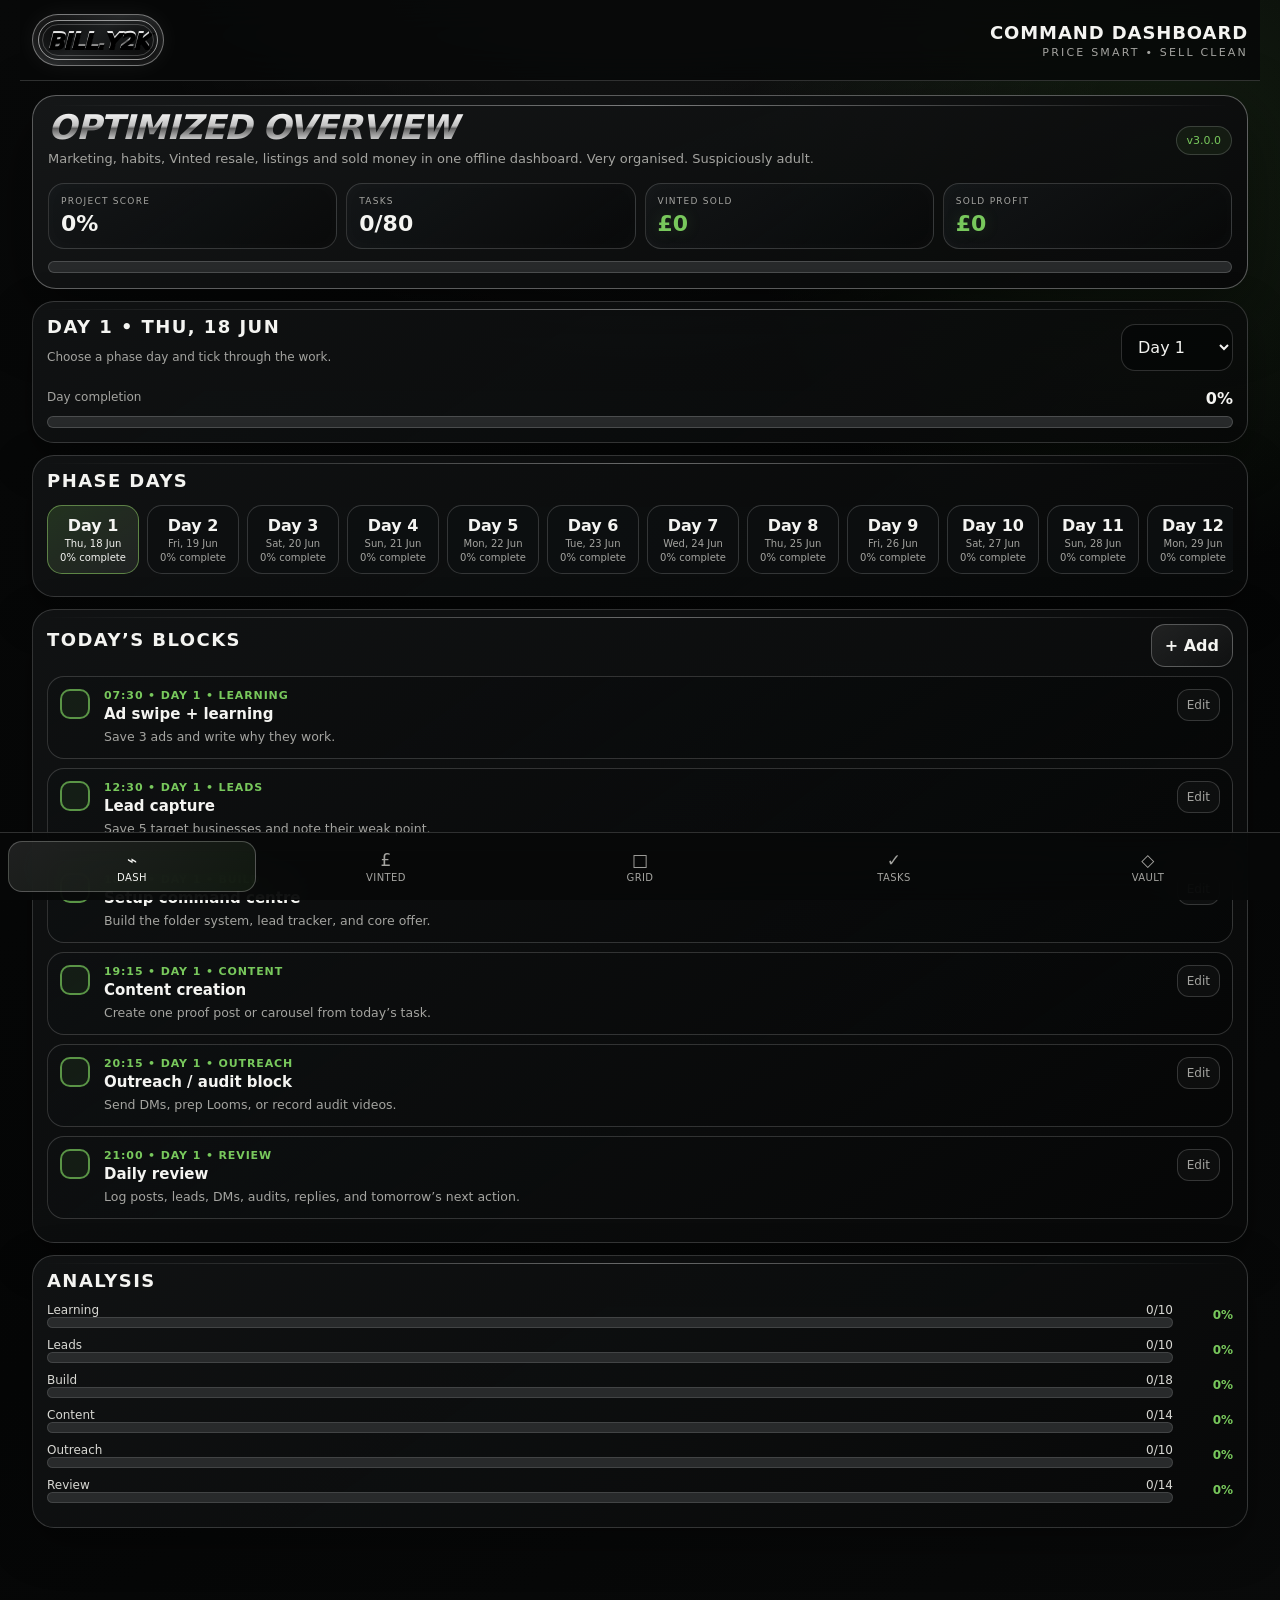
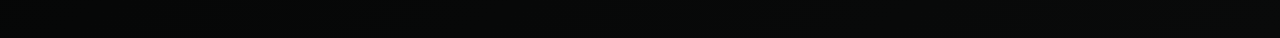
<file: index.html>
<!doctype html>
<html lang="en">
<head>
  <meta charset="utf-8">
  <meta name="viewport" content="width=device-width,initial-scale=1,viewport-fit=cover">
  <meta name="theme-color" content="#111314">
  <meta name="apple-mobile-web-app-capable" content="yes">
  <meta name="apple-mobile-web-app-status-bar-style" content="black-translucent">
  <meta name="apple-mobile-web-app-title" content="bill.y2k">
  <title>bill.y2k Command Dashboard</title>
  <link rel="manifest" href="manifest.json">
  <link rel="apple-touch-icon" href="icon-192.png">
  <link rel="stylesheet" href="styles.css">
</head>
<body>
<main class="app">
  <header class="topbar">
    <div class="brand">
      <div class="logoOval"><div class="logoText">BILL.Y2K</div></div>
      <div class="brandTitle">
        <h1>Command Dashboard</h1>
        <p>price smart • sell clean</p>
      </div>
    </div>
  </header>

  <section class="hero">
    <div class="row">
      <div>
        <h2>Optimized Overview</h2>
        <p>Marketing, habits, Vinted resale, listings and sold money in one offline dashboard. Very organised. Suspiciously adult.</p>
      </div>
      <div class="badge" id="versionLabel">v3</div>
    </div>
    <div class="kpis">
      <div class="kpi"><small>Project score</small><strong id="kpiScore">0%</strong></div>
      <div class="kpi"><small>Tasks</small><strong id="kpiTasks">0/0</strong></div>
      <div class="kpi"><small>Vinted sold</small><strong class="money" id="kpiSold">£0</strong></div>
      <div class="kpi"><small>Sold profit</small><strong class="money" id="kpiProfit">£0</strong></div>
    </div>
    <div class="progressWrap" style="margin-top:12px"><div class="progressBar" id="overallBar"></div></div>
  </section>

  <section class="view active" id="view-dash">
    <div class="card">
      <div class="row">
        <div><h3 id="selectedDayTitle">Day</h3><p class="sub">Choose a phase day and tick through the work.</p></div>
        <select class="input" id="quickDaySelect" style="max-width:112px"></select>
      </div>
      <div class="row" style="margin:10px 0 8px"><span class="sub">Day completion</span><strong id="selectedDayPct">0%</strong></div>
      <div class="progressWrap"><div class="progressBar" id="selectedDayBar"></div></div>
    </div>
    <div class="card"><h3>Phase Days</h3><div class="dayStrip" id="dayStrip"></div></div>
    <div class="card"><div class="row"><h3>Today’s Blocks</h3><button class="secondary" onclick="openTaskModal()">+ Add</button></div><div id="todayTaskList"></div></div>
    <div class="card"><h3>Analysis</h3><div id="analysisBars"></div></div>
  </section>

  <section class="view" id="view-vinted">
    <div class="card">
      <div class="row">
        <div><h3>Vinted Resell</h3><p class="sub" id="vCounts">0 listed • 0 sold • 0 total</p></div>
        <button class="primary" onclick="openVintedModal()">+ Item</button>
      </div>
      <div class="vintedTop" style="margin-top:12px">
        <div class="vintedCard"><small>Total spent</small><strong id="vSpent">£0</strong></div>
        <div class="vintedCard"><small>Listed value</small><strong id="vListed">£0</strong></div>
        <div class="vintedCard"><small>Sold total</small><strong class="green" id="vSold">£0</strong></div>
        <div class="vintedCard"><small>Sold profit</small><strong class="green" id="vProfit">£0</strong></div>
      </div>
      <div class="vintedCard" style="margin-top:9px"><small>Potential profit at list prices</small><strong class="green" id="vPotential">£0</strong></div>
    </div>
    <div class="card">
      <div class="filters" id="vintedFilters">
        <button class="chip active" data-filter="all">All</button>
        <button class="chip" data-filter="listed">Listed</button>
        <button class="chip" data-filter="sold">Sold</button>
        <button class="chip" data-filter="main">Main Pieces</button>
        <button class="chip" data-filter="joblot">Joblot</button>
      </div>
      <div class="vintedList" id="vintedList"></div>
    </div>
  </section>

  <section class="view" id="view-tracker">
    <div class="card"><h3>Habit Grid</h3><p class="sub">Rows are actions, columns are phase days. Tap boxes to mark done.</p><div class="habitShell"><div class="habitGrid" id="habitGrid"></div></div></div>
    <div class="card"><h3>Habit Analysis</h3><div id="habitAnalysis"></div></div>
  </section>

  <section class="view" id="view-tasks">
    <div class="card">
      <div class="row"><h3>Task Control</h3><button class="secondary" onclick="openTaskModal()">+ Add</button></div>
      <div class="filters" id="taskFilters">
        <button class="chip active" data-filter="day">Selected day</button>
        <button class="chip" data-filter="open">Open</button>
        <button class="chip" data-filter="done">Done</button>
        <button class="chip" data-filter="outreach">Outreach</button>
        <button class="chip" data-filter="all">All</button>
      </div>
      <div id="taskList"></div>
    </div>
  </section>

  <section class="view" id="view-vault">
    <div class="card">
      <h3>Quick Numbers</h3>
      <div class="statBtns">
        <button class="statBtn" onclick="changeStat('dms',1)"><small>DMs</small><strong id="dmsCount">0</strong></button>
        <button class="statBtn" onclick="changeStat('looms',1)"><small>Looms</small><strong id="loomsCount">0</strong></button>
        <button class="statBtn" onclick="changeStat('posts',1)"><small>Posts</small><strong id="postsCount">0</strong></button>
        <button class="statBtn" onclick="changeStat('replies',1)"><small>Replies</small><strong id="repliesCount">0</strong></button>
      </div>
    </div>
    <div class="card"><div class="row"><h3>Lead Tracker</h3><button class="secondary" onclick="openLeadModal()">+ Add</button></div><div id="leadList"></div></div>
    <div class="card"><div class="row"><h3>Setup Vault</h3><button class="secondary" onclick="openAccountModal()">+ Add</button></div><div id="accountList"></div></div>
    <div class="card"><h3>Content Vault</h3><div class="form"><input class="input" id="newContentTitle" placeholder="New content idea"><select class="input" id="newContentType"><option>Journey</option><option>Vinted</option><option>Audit</option><option>Breakdown</option><option>Education</option></select><button class="primary" onclick="addContent()">Add content idea</button></div><div id="contentList"></div></div>
    <div class="card"><h3>Notes</h3><textarea id="notes" oninput="saveNotes()" placeholder="Scripts, listing notes, bundle ideas, reminders."></textarea></div>
    <div class="card"><h3>Backup</h3><div class="helpBox">Export before big edits. Local storage is handy until Safari wakes up and chooses betrayal.</div><div class="form" style="margin-top:10px"><button class="secondary" onclick="exportData()">Export backup JSON</button><label class="secondary" style="text-align:center">Import backup JSON<input type="file" accept="application/json" onchange="importData(this)" hidden></label><button class="danger" onclick="resetData()">Reset dashboard</button></div></div>
  </section>

  <nav class="nav">
    <button class="active" data-view="dash"><span>⌁</span>Dash</button>
    <button data-view="vinted"><span>£</span>Vinted</button>
    <button data-view="tracker"><span>□</span>Grid</button>
    <button data-view="tasks"><span>✓</span>Tasks</button>
    <button data-view="vault"><span>◇</span>Vault</button>
  </nav>
</main>

<div class="modal" id="taskModal"><div class="modalPanel"><h3 id="taskModalTitle">Edit task</h3><div class="form"><input type="hidden" id="taskId"><input class="input" id="taskTitleInput" placeholder="Task title"><textarea id="taskNotesInput" placeholder="Notes"></textarea><div class="grid2"><input class="input" id="taskDate" type="date"><input class="input" id="taskTime" type="time"><input class="input" id="taskDay" type="number" min="1"><input class="input" id="taskCategory" placeholder="Category"></div><button class="primary" onclick="saveTask()">Save task</button><button class="danger" onclick="deleteTask()">Delete task</button><button class="ghost" onclick="closeModals()">Close</button></div></div></div>

<div class="modal" id="vintedModal"><div class="modalPanel"><h3 id="vintedModalTitle">Edit Vinted Item</h3><div class="form"><input type="hidden" id="vId"><div class="grid2"><input class="input" id="vCode" placeholder="Code"><select class="input" id="vGroup"><option>Main Pieces</option><option>Joblot</option><option>Other</option></select></div><input class="input" id="vName" placeholder="Item name"><div class="grid2"><input class="input" id="vBought" type="number" step="0.01" placeholder="Bought price"><input class="input" id="vOnline" placeholder="Online check e.g. £20-£40"><input class="input" id="vList" type="number" step="0.01" placeholder="List price"><input class="input" id="vSoldPrice" type="number" step="0.01" placeholder="Sold price"></div><div class="grid2"><select class="input" id="vStatus"><option>Not listed</option><option>Listed</option><option>Sold</option></select><input class="input" id="vProfitability" type="number" min="0" max="100" placeholder="Profitability %"></div><input class="input" id="vImage" placeholder="Image URL optional"><textarea id="vNotes" placeholder="Notes"></textarea><button class="primary" onclick="saveVintedItem()">Save item</button><button class="danger" onclick="deleteVintedItem()">Delete item</button><button class="ghost" onclick="closeModals()">Close</button></div></div></div>

<div class="modal" id="leadModal"><div class="modalPanel"><h3>Edit Lead</h3><div class="form"><input type="hidden" id="leadId"><input class="input" id="leadBusiness" placeholder="Business"><input class="input" id="leadNiche" placeholder="Niche"><input class="input" id="leadProblem" placeholder="Problem"><select class="input" id="leadStatus"><option>New</option><option>DM sent</option><option>Warm</option><option>Loom sent</option><option>Call booked</option><option>Closed</option><option>Dead</option></select><input class="input" id="leadNext" placeholder="Next action"><button class="primary" onclick="saveLead()">Save lead</button><button class="ghost" onclick="closeModals()">Close</button></div></div></div>

<div class="modal" id="accountModal"><div class="modalPanel"><h3>Edit Setup Item</h3><div class="form"><input type="hidden" id="accountId"><input class="input" id="accountName" placeholder="Name"><input class="input" id="accountHandle" placeholder="Handle / detail"><button class="primary" onclick="saveAccount()">Save setup item</button><button class="ghost" onclick="closeModals()">Close</button></div></div></div>

<script src="app.js"></script>
</body>
</html>
</file>
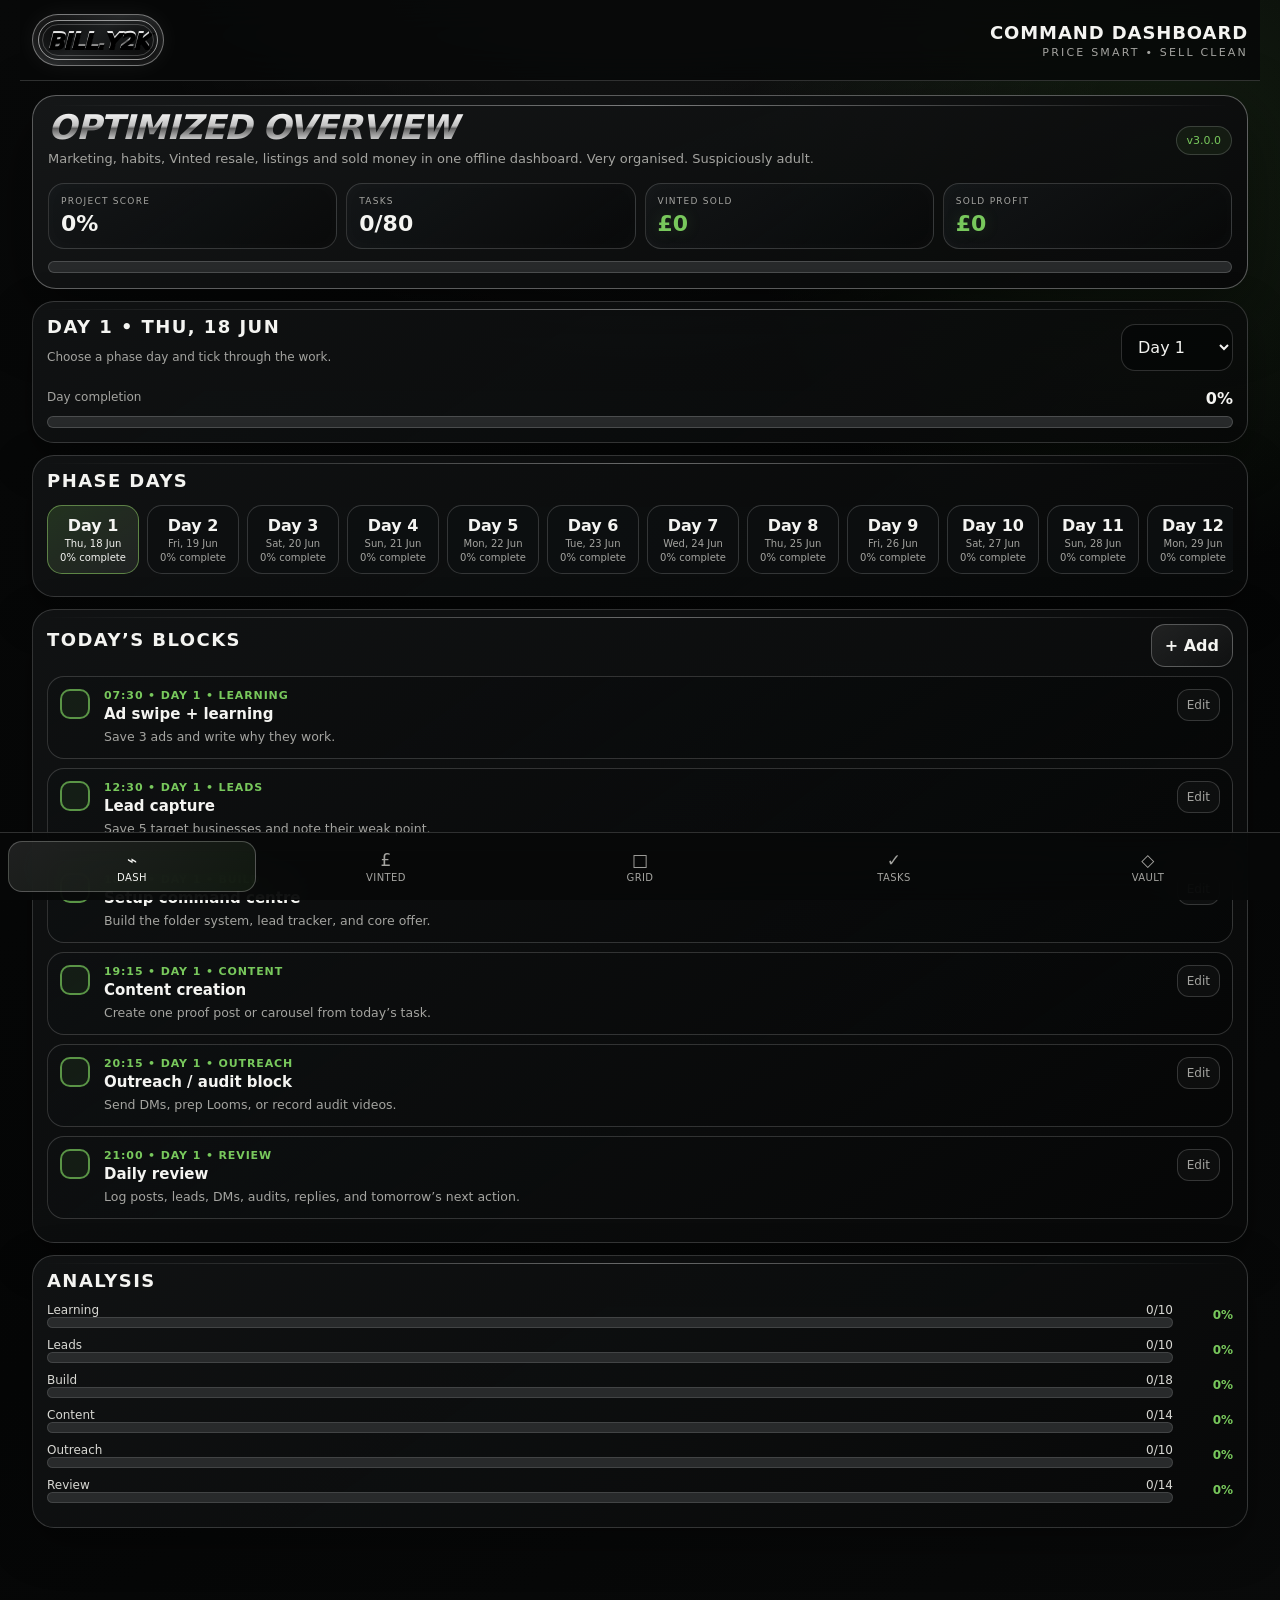
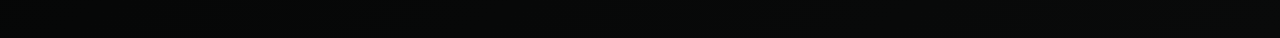
<file: bill_y2k_dashboard_v3_single_file.html>
<!doctype html>
<html lang="en">
<head>
  <meta charset="utf-8">
  <meta name="viewport" content="width=device-width,initial-scale=1,viewport-fit=cover">
  <meta name="theme-color" content="#111314">
  <meta name="apple-mobile-web-app-capable" content="yes">
  <meta name="apple-mobile-web-app-status-bar-style" content="black-translucent">
  <meta name="apple-mobile-web-app-title" content="bill.y2k">
  <title>bill.y2k Command Dashboard</title>
  
  <link rel="apple-touch-icon" href="icon-192.png">
  <style>
:root{
  --bg:#070808; --panel:#0e1011; --panel2:#141719; --panel3:#1b1f22;
  --line:rgba(230,230,230,.18); --line2:rgba(255,255,255,.32);
  --text:#f4f4f1; --muted:#a4a4a0; --soft:#d8d8d3;
  --green:#78c85c; --green2:#9fe36f; --yellow:#ffd45b; --red:#ff5a51;
  --steel:#cfd1d2; --dark:#050606; --shadow:0 24px 70px rgba(0,0,0,.48);
  --radius:18px;
}
*{box-sizing:border-box;-webkit-tap-highlight-color:transparent}
html,body{margin:0;min-height:100%;font-family:Inter,ui-sans-serif,system-ui,-apple-system,BlinkMacSystemFont,"Segoe UI",sans-serif;background:
radial-gradient(circle at 50% -10%,rgba(255,255,255,.08),transparent 28%),
radial-gradient(circle at 90% 10%,rgba(120,200,92,.12),transparent 22%),
linear-gradient(145deg,#080909,#050606 55%,#090a0a);color:var(--text);overflow-x:hidden}
body:before{content:"";position:fixed;inset:0;pointer-events:none;background:
linear-gradient(90deg,rgba(255,255,255,.028) 1px,transparent 1px),
linear-gradient(rgba(255,255,255,.022) 1px,transparent 1px);background-size:54px 54px;opacity:.75;mask-image:radial-gradient(circle at 50% 20%,black,transparent 78%);z-index:-1}
body:after{content:"";position:fixed;inset:0;pointer-events:none;background:radial-gradient(circle at 50% 0%,rgba(255,255,255,.08),transparent 26%);mix-blend-mode:screen;z-index:-1}
button,input,textarea,select{font:inherit}
button{cursor:pointer;color:inherit}
.app{max-width:1240px;margin:0 auto;padding:14px 12px 98px}
.topbar{position:sticky;top:0;z-index:50;margin:-14px -12px 14px;padding:14px 12px;background:rgba(7,8,8,.82);backdrop-filter:blur(18px);border-bottom:1px solid var(--line)}
.brand{display:flex;justify-content:space-between;align-items:center;gap:12px}
.logoOval{position:relative;min-width:132px;height:52px;border-radius:999px;display:grid;place-items:center;overflow:hidden;background:linear-gradient(145deg,#050505,#1b1d1e 45%,#050505);border:1px solid rgba(255,255,255,.42);box-shadow:inset 0 0 18px rgba(255,255,255,.12),0 0 24px rgba(255,255,255,.06)}
.logoOval:before,.logoOval:after{content:"";position:absolute;inset:5px;border:1px solid rgba(255,255,255,.55);border-radius:999px}
.logoOval:after{inset:9px;border-color:rgba(255,255,255,.22)}
.logoText{font-weight:950;font-style:italic;letter-spacing:-1px;font-size:22px;background:linear-gradient(#fff,#bcbcbc 45%,#5b5b5b 52%,#efefef);-webkit-background-clip:text;background-clip:text;color:transparent;text-shadow:0 2px 0 #000}
.brandTitle{min-width:0;text-align:right}
.brandTitle h1{font-size:18px;margin:0;letter-spacing:.05em;text-transform:uppercase}
.brandTitle p{font-size:11px;margin:3px 0 0;color:var(--muted);letter-spacing:.2em;text-transform:uppercase}
.badge{font-size:11px;padding:7px 10px;border-radius:999px;border:1px solid var(--line);color:var(--green);background:rgba(120,200,92,.08);white-space:nowrap}
.hero{border:1px solid var(--line2);background:linear-gradient(160deg,rgba(22,24,25,.96),rgba(8,9,9,.92));border-radius:24px;padding:15px;box-shadow:var(--shadow);position:relative;overflow:hidden}
.hero:before{content:"";position:absolute;left:18px;right:18px;top:9px;height:1px;background:linear-gradient(90deg,transparent,#fff,transparent);opacity:.45}
.hero h2{font-size:34px;line-height:.98;margin:0 0 6px;text-transform:uppercase;font-style:italic;letter-spacing:-.03em;background:linear-gradient(#fff,#bfbfbf 45%,#606060 53%,#f6f6f6);-webkit-background-clip:text;background-clip:text;color:transparent}
.hero p{margin:0;color:var(--muted);font-size:13px;line-height:1.45}
.kpis{display:grid;grid-template-columns:repeat(4,1fr);gap:9px;margin-top:14px}
.kpi{border:1px solid var(--line);border-radius:16px;padding:12px;background:linear-gradient(145deg,rgba(20,23,25,.86),rgba(7,8,8,.72));box-shadow:inset 0 0 18px rgba(255,255,255,.025)}
.kpi small{display:block;color:var(--muted);text-transform:uppercase;letter-spacing:.14em;font-size:9px}
.kpi strong{display:block;font-size:22px;margin-top:5px;color:var(--text)}
.kpi .money{color:var(--green);text-shadow:0 0 16px rgba(120,200,92,.18)}
.card{border:1px solid var(--line);border-radius:22px;background:linear-gradient(145deg,rgba(18,20,21,.90),rgba(8,9,9,.80));padding:14px;margin:12px 0;box-shadow:0 16px 44px rgba(0,0,0,.35);position:relative;overflow:hidden}
.card:before{content:"";position:absolute;left:12px;right:12px;top:7px;height:1px;background:linear-gradient(90deg,transparent,rgba(255,255,255,.38),transparent)}
.card h3{font-size:18px;margin:0 0 12px;text-transform:uppercase;letter-spacing:.08em}
.sub{font-size:12px;color:var(--muted);line-height:1.45}
.row{display:flex;align-items:center;justify-content:space-between;gap:10px}
.progressWrap{height:12px;background:#27292a;border-radius:999px;border:1px solid rgba(255,255,255,.17);overflow:hidden}
.progressBar{height:100%;width:0;background:linear-gradient(90deg,var(--red),var(--yellow),var(--green));border-radius:999px;transition:.25s ease}
.view{display:none;animation:fade .16s ease}
.view.active{display:block}
@keyframes fade{from{opacity:.5;transform:translateY(4px)}to{opacity:1;transform:none}}
.nav{position:fixed;left:0;right:0;bottom:0;z-index:90;padding:8px 8px calc(8px + env(safe-area-inset-bottom));background:rgba(7,8,8,.9);backdrop-filter:blur(20px);border-top:1px solid var(--line);display:grid;grid-template-columns:repeat(5,1fr);gap:6px}
.nav button{border:1px solid transparent;background:transparent;color:var(--muted);border-radius:14px;padding:8px 2px;font-size:10px;text-transform:uppercase;letter-spacing:.04em}
.nav button span{display:block;font-size:17px;margin-bottom:2px}
.nav button.active{color:var(--text);background:linear-gradient(145deg,rgba(255,255,255,.10),rgba(120,200,92,.08));border-color:rgba(255,255,255,.24)}
.input,select,textarea{width:100%;border:1px solid var(--line);background:rgba(5,6,6,.72);color:var(--text);border-radius:14px;padding:12px;outline:none}
select option{background:#111314;color:var(--text)}
textarea{min-height:105px;resize:vertical}
.primary,.secondary,.danger,.ghost{border-radius:14px;padding:11px 13px;font-weight:850}
.primary{border:1px solid rgba(159,227,111,.65);background:linear-gradient(145deg,#7ccd5e,#4b8b3f);color:#071008;box-shadow:0 0 24px rgba(120,200,92,.18)}
.secondary{border:1px solid rgba(255,255,255,.27);background:linear-gradient(145deg,rgba(255,255,255,.09),rgba(255,255,255,.025));color:var(--text)}
.danger{border:1px solid rgba(255,90,81,.48);background:rgba(255,90,81,.10);color:#ffd4d0}
.ghost{border:1px solid var(--line);background:rgba(255,255,255,.03);color:var(--muted)}
.task{display:grid;grid-template-columns:34px 1fr auto;gap:10px;align-items:start;padding:12px;border:1px solid var(--line);background:linear-gradient(145deg,rgba(14,16,17,.88),rgba(5,6,6,.70));border-radius:17px;margin:9px 0}
.check{width:30px;height:30px;border-radius:10px;border:2px solid rgba(120,200,92,.7);background:rgba(120,200,92,.08);color:transparent;display:grid;place-items:center;font-weight:950}
.task.done .check{background:var(--green);color:#071008}
.task.done .taskTitle{text-decoration:line-through;color:var(--muted)}
.taskMeta{font-size:11px;color:var(--green);font-weight:850;margin-bottom:3px;text-transform:uppercase;letter-spacing:.08em}
.taskTitle{font-size:15px;font-weight:900;line-height:1.25}
.taskNotes{font-size:12.5px;color:var(--muted);line-height:1.38;margin-top:5px}
.editBtn{border:1px solid var(--line);background:rgba(255,255,255,.03);color:var(--muted);border-radius:12px;padding:8px 9px;font-size:12px}
.dayStrip{display:flex;gap:8px;overflow-x:auto;padding:2px 0 8px}
.dayBtn{min-width:92px;border:1px solid var(--line);background:rgba(14,16,17,.78);color:var(--muted);border-radius:15px;padding:10px}
.dayBtn.active{background:linear-gradient(145deg,rgba(120,200,92,.18),rgba(255,255,255,.08));color:var(--text);border-color:rgba(159,227,111,.48)}
.dayBtn strong{display:block;color:var(--text)}
.dayBtn small{display:block;font-size:10px;margin-top:3px}
.habitShell{overflow:auto;padding-bottom:4px}
.habitGrid{min-width:710px;display:grid;grid-template-columns:165px repeat(14,36px);gap:8px;align-items:center}
.weekHead{font-size:10px;color:var(--muted);text-align:center}
.habitName{height:36px;display:flex;align-items:center;gap:7px;font-size:12px;color:var(--soft);font-weight:850}
.habitCell{width:36px;height:36px;border-radius:9px;border:2px solid rgba(120,200,92,.55);background:rgba(120,200,92,.06);color:transparent;display:grid;place-items:center}
.habitCell.on{background:var(--green);color:#071008;border-color:transparent;box-shadow:0 0 16px rgba(120,200,92,.22)}
.miniBarRow{display:grid;grid-template-columns:1fr 52px;gap:8px;align-items:center;margin:10px 0}
.miniLabel{font-size:12px;color:var(--soft);display:flex;justify-content:space-between;gap:10px}
.miniPercent{font-size:12px;color:var(--green);font-weight:900;text-align:right}
.analysisBar{height:11px;border-radius:999px;background:#282a2b;overflow:hidden;border:1px solid rgba(255,255,255,.12)}
.analysisFill{height:100%;border-radius:999px;background:linear-gradient(90deg,var(--red),var(--yellow),var(--green));width:0}
.filters{display:flex;gap:8px;overflow-x:auto;padding-bottom:8px}
.chip{white-space:nowrap;border:1px solid var(--line);background:rgba(14,16,17,.8);color:var(--muted);padding:9px 12px;border-radius:999px;font-size:12px;text-transform:uppercase;letter-spacing:.06em}
.chip.active{background:var(--green);color:#071008;border-color:transparent}
.grid2{display:grid;grid-template-columns:repeat(2,1fr);gap:10px}
.form{display:grid;gap:10px}
.statBtns{display:grid;grid-template-columns:repeat(4,1fr);gap:8px}
.statBtn{background:linear-gradient(145deg,rgba(20,23,25,.90),rgba(7,8,8,.72));border:1px solid var(--line);color:var(--text);padding:12px 8px;border-radius:16px}
.statBtn small{display:block;color:var(--muted);font-size:10px;text-transform:uppercase;letter-spacing:.09em}
.statBtn strong{font-size:20px}
.listItem{padding:12px;border:1px solid var(--line);background:linear-gradient(145deg,rgba(14,16,17,.88),rgba(5,6,6,.7));border-radius:17px;margin:9px 0}
.listItem small{color:var(--green);font-weight:850;text-transform:uppercase;letter-spacing:.08em}
.listItem strong{display:block;margin-top:5px}
.listItem p{margin:5px 0 0;color:var(--muted);font-size:12.5px;line-height:1.38}
/* Vinted */
.vintedTop{display:grid;grid-template-columns:repeat(4,1fr);gap:9px}
.vintedCard{border:1px solid rgba(255,255,255,.28);border-radius:16px;padding:12px;background:linear-gradient(145deg,rgba(20,23,25,.9),rgba(8,9,9,.74));box-shadow:inset 0 0 16px rgba(255,255,255,.025)}
.vintedCard small{display:block;color:var(--muted);font-size:9px;text-transform:uppercase;letter-spacing:.12em}
.vintedCard strong{display:block;font-size:24px;margin-top:6px}
.vintedCard strong.green{color:var(--green)}
.vintedList{display:grid;gap:10px}
.itemCard{border:1px solid var(--line2);border-radius:18px;background:linear-gradient(145deg,rgba(14,16,17,.95),rgba(6,7,7,.78));overflow:hidden}
.itemInner{display:grid;grid-template-columns:86px 1fr;gap:12px;padding:12px}
.itemImg{height:104px;border-radius:13px;background:linear-gradient(145deg,#f3f3f3,#bfbfbf);display:grid;place-items:center;color:#111;font-weight:950;text-align:center;font-size:13px;overflow:hidden}
.itemImg img{width:100%;height:100%;object-fit:cover}
.itemHead{display:flex;justify-content:space-between;gap:8px;align-items:start;border-bottom:1px dotted rgba(255,255,255,.24);padding-bottom:8px}
.itemCode{font-weight:950;font-size:18px;color:var(--green);letter-spacing:.06em}
.itemName{font-weight:850;font-size:15px;line-height:1.25}
.statusPill{font-size:10px;text-transform:uppercase;letter-spacing:.08em;border:1px solid var(--line);border-radius:999px;padding:6px 8px;color:var(--muted);white-space:nowrap}
.statusPill.Listed{color:var(--yellow);border-color:rgba(255,212,91,.45);background:rgba(255,212,91,.08)}
.statusPill.Sold{color:var(--green);border-color:rgba(120,200,92,.55);background:rgba(120,200,92,.10)}
.priceGrid{display:grid;grid-template-columns:repeat(4,1fr);gap:7px;margin-top:9px}
.priceBox{border-right:1px solid var(--line);padding-right:6px}
.priceBox:last-child{border-right:0}
.priceBox small{display:block;color:var(--muted);font-size:9px;text-transform:uppercase;letter-spacing:.12em}
.priceBox strong{font-size:15px}
.priceBox .profit{color:var(--green)}
.itemActions{display:grid;grid-template-columns:repeat(4,1fr);gap:7px;padding:0 12px 12px}
.itemActions button{font-size:11px;padding:9px 6px;border-radius:12px}
.modal{position:fixed;inset:0;z-index:130;display:none;background:rgba(0,0,0,.72);padding:16px;align-items:flex-end}
.modal.open{display:flex}
.modalPanel{width:100%;max-width:760px;margin:0 auto;background:#101213;border:1px solid rgba(255,255,255,.24);border-radius:24px;padding:16px;box-shadow:var(--shadow);max-height:92vh;overflow:auto}
.modalPanel h3{margin:0 0 12px;text-transform:uppercase;letter-spacing:.08em}
.helpBox{font-size:13px;color:var(--muted);line-height:1.48;background:rgba(5,6,6,.44);border:1px solid var(--line);border-radius:16px;padding:12px}
hr{border:0;border-top:1px solid var(--line);margin:14px 0}
@media(max-width:760px){
  .kpis,.vintedTop{grid-template-columns:repeat(2,1fr)}
  .grid2{grid-template-columns:1fr}
  .statBtns{grid-template-columns:repeat(2,1fr)}
  .hero h2{font-size:29px}
  .priceGrid{grid-template-columns:repeat(2,1fr)}
  .itemActions{grid-template-columns:repeat(2,1fr)}
}
@media(max-width:390px){
  .logoOval{min-width:112px;height:46px}
  .logoText{font-size:18px}
  .brandTitle h1{font-size:14px}
  .brandTitle p{font-size:9px}
  .hero h2{font-size:25px}
  .itemInner{grid-template-columns:74px 1fr}
  .itemImg{height:96px}
}
</style>
</head>
<body>
<main class="app">
  <header class="topbar">
    <div class="brand">
      <div class="logoOval"><div class="logoText">BILL.Y2K</div></div>
      <div class="brandTitle">
        <h1>Command Dashboard</h1>
        <p>price smart • sell clean</p>
      </div>
    </div>
  </header>

  <section class="hero">
    <div class="row">
      <div>
        <h2>Optimized Overview</h2>
        <p>Marketing, habits, Vinted resale, listings and sold money in one offline dashboard. Very organised. Suspiciously adult.</p>
      </div>
      <div class="badge" id="versionLabel">v3</div>
    </div>
    <div class="kpis">
      <div class="kpi"><small>Project score</small><strong id="kpiScore">0%</strong></div>
      <div class="kpi"><small>Tasks</small><strong id="kpiTasks">0/0</strong></div>
      <div class="kpi"><small>Vinted sold</small><strong class="money" id="kpiSold">£0</strong></div>
      <div class="kpi"><small>Sold profit</small><strong class="money" id="kpiProfit">£0</strong></div>
    </div>
    <div class="progressWrap" style="margin-top:12px"><div class="progressBar" id="overallBar"></div></div>
  </section>

  <section class="view active" id="view-dash">
    <div class="card">
      <div class="row">
        <div><h3 id="selectedDayTitle">Day</h3><p class="sub">Choose a phase day and tick through the work.</p></div>
        <select class="input" id="quickDaySelect" style="max-width:112px"></select>
      </div>
      <div class="row" style="margin:10px 0 8px"><span class="sub">Day completion</span><strong id="selectedDayPct">0%</strong></div>
      <div class="progressWrap"><div class="progressBar" id="selectedDayBar"></div></div>
    </div>
    <div class="card"><h3>Phase Days</h3><div class="dayStrip" id="dayStrip"></div></div>
    <div class="card"><div class="row"><h3>Today’s Blocks</h3><button class="secondary" onclick="openTaskModal()">+ Add</button></div><div id="todayTaskList"></div></div>
    <div class="card"><h3>Analysis</h3><div id="analysisBars"></div></div>
  </section>

  <section class="view" id="view-vinted">
    <div class="card">
      <div class="row">
        <div><h3>Vinted Resell</h3><p class="sub" id="vCounts">0 listed • 0 sold • 0 total</p></div>
        <button class="primary" onclick="openVintedModal()">+ Item</button>
      </div>
      <div class="vintedTop" style="margin-top:12px">
        <div class="vintedCard"><small>Total spent</small><strong id="vSpent">£0</strong></div>
        <div class="vintedCard"><small>Listed value</small><strong id="vListed">£0</strong></div>
        <div class="vintedCard"><small>Sold total</small><strong class="green" id="vSold">£0</strong></div>
        <div class="vintedCard"><small>Sold profit</small><strong class="green" id="vProfit">£0</strong></div>
      </div>
      <div class="vintedCard" style="margin-top:9px"><small>Potential profit at list prices</small><strong class="green" id="vPotential">£0</strong></div>
    </div>
    <div class="card">
      <div class="filters" id="vintedFilters">
        <button class="chip active" data-filter="all">All</button>
        <button class="chip" data-filter="listed">Listed</button>
        <button class="chip" data-filter="sold">Sold</button>
        <button class="chip" data-filter="main">Main Pieces</button>
        <button class="chip" data-filter="joblot">Joblot</button>
      </div>
      <div class="vintedList" id="vintedList"></div>
    </div>
  </section>

  <section class="view" id="view-tracker">
    <div class="card"><h3>Habit Grid</h3><p class="sub">Rows are actions, columns are phase days. Tap boxes to mark done.</p><div class="habitShell"><div class="habitGrid" id="habitGrid"></div></div></div>
    <div class="card"><h3>Habit Analysis</h3><div id="habitAnalysis"></div></div>
  </section>

  <section class="view" id="view-tasks">
    <div class="card">
      <div class="row"><h3>Task Control</h3><button class="secondary" onclick="openTaskModal()">+ Add</button></div>
      <div class="filters" id="taskFilters">
        <button class="chip active" data-filter="day">Selected day</button>
        <button class="chip" data-filter="open">Open</button>
        <button class="chip" data-filter="done">Done</button>
        <button class="chip" data-filter="outreach">Outreach</button>
        <button class="chip" data-filter="all">All</button>
      </div>
      <div id="taskList"></div>
    </div>
  </section>

  <section class="view" id="view-vault">
    <div class="card">
      <h3>Quick Numbers</h3>
      <div class="statBtns">
        <button class="statBtn" onclick="changeStat('dms',1)"><small>DMs</small><strong id="dmsCount">0</strong></button>
        <button class="statBtn" onclick="changeStat('looms',1)"><small>Looms</small><strong id="loomsCount">0</strong></button>
        <button class="statBtn" onclick="changeStat('posts',1)"><small>Posts</small><strong id="postsCount">0</strong></button>
        <button class="statBtn" onclick="changeStat('replies',1)"><small>Replies</small><strong id="repliesCount">0</strong></button>
      </div>
    </div>
    <div class="card"><div class="row"><h3>Lead Tracker</h3><button class="secondary" onclick="openLeadModal()">+ Add</button></div><div id="leadList"></div></div>
    <div class="card"><div class="row"><h3>Setup Vault</h3><button class="secondary" onclick="openAccountModal()">+ Add</button></div><div id="accountList"></div></div>
    <div class="card"><h3>Content Vault</h3><div class="form"><input class="input" id="newContentTitle" placeholder="New content idea"><select class="input" id="newContentType"><option>Journey</option><option>Vinted</option><option>Audit</option><option>Breakdown</option><option>Education</option></select><button class="primary" onclick="addContent()">Add content idea</button></div><div id="contentList"></div></div>
    <div class="card"><h3>Notes</h3><textarea id="notes" oninput="saveNotes()" placeholder="Scripts, listing notes, bundle ideas, reminders."></textarea></div>
    <div class="card"><h3>Backup</h3><div class="helpBox">Export before big edits. Local storage is handy until Safari wakes up and chooses betrayal.</div><div class="form" style="margin-top:10px"><button class="secondary" onclick="exportData()">Export backup JSON</button><label class="secondary" style="text-align:center">Import backup JSON<input type="file" accept="application/json" onchange="importData(this)" hidden></label><button class="danger" onclick="resetData()">Reset dashboard</button></div></div>
  </section>

  <nav class="nav">
    <button class="active" data-view="dash"><span>⌁</span>Dash</button>
    <button data-view="vinted"><span>£</span>Vinted</button>
    <button data-view="tracker"><span>□</span>Grid</button>
    <button data-view="tasks"><span>✓</span>Tasks</button>
    <button data-view="vault"><span>◇</span>Vault</button>
  </nav>
</main>

<div class="modal" id="taskModal"><div class="modalPanel"><h3 id="taskModalTitle">Edit task</h3><div class="form"><input type="hidden" id="taskId"><input class="input" id="taskTitleInput" placeholder="Task title"><textarea id="taskNotesInput" placeholder="Notes"></textarea><div class="grid2"><input class="input" id="taskDate" type="date"><input class="input" id="taskTime" type="time"><input class="input" id="taskDay" type="number" min="1"><input class="input" id="taskCategory" placeholder="Category"></div><button class="primary" onclick="saveTask()">Save task</button><button class="danger" onclick="deleteTask()">Delete task</button><button class="ghost" onclick="closeModals()">Close</button></div></div></div>

<div class="modal" id="vintedModal"><div class="modalPanel"><h3 id="vintedModalTitle">Edit Vinted Item</h3><div class="form"><input type="hidden" id="vId"><div class="grid2"><input class="input" id="vCode" placeholder="Code"><select class="input" id="vGroup"><option>Main Pieces</option><option>Joblot</option><option>Other</option></select></div><input class="input" id="vName" placeholder="Item name"><div class="grid2"><input class="input" id="vBought" type="number" step="0.01" placeholder="Bought price"><input class="input" id="vOnline" placeholder="Online check e.g. £20-£40"><input class="input" id="vList" type="number" step="0.01" placeholder="List price"><input class="input" id="vSoldPrice" type="number" step="0.01" placeholder="Sold price"></div><div class="grid2"><select class="input" id="vStatus"><option>Not listed</option><option>Listed</option><option>Sold</option></select><input class="input" id="vProfitability" type="number" min="0" max="100" placeholder="Profitability %"></div><input class="input" id="vImage" placeholder="Image URL optional"><textarea id="vNotes" placeholder="Notes"></textarea><button class="primary" onclick="saveVintedItem()">Save item</button><button class="danger" onclick="deleteVintedItem()">Delete item</button><button class="ghost" onclick="closeModals()">Close</button></div></div></div>

<div class="modal" id="leadModal"><div class="modalPanel"><h3>Edit Lead</h3><div class="form"><input type="hidden" id="leadId"><input class="input" id="leadBusiness" placeholder="Business"><input class="input" id="leadNiche" placeholder="Niche"><input class="input" id="leadProblem" placeholder="Problem"><select class="input" id="leadStatus"><option>New</option><option>DM sent</option><option>Warm</option><option>Loom sent</option><option>Call booked</option><option>Closed</option><option>Dead</option></select><input class="input" id="leadNext" placeholder="Next action"><button class="primary" onclick="saveLead()">Save lead</button><button class="ghost" onclick="closeModals()">Close</button></div></div></div>

<div class="modal" id="accountModal"><div class="modalPanel"><h3>Edit Setup Item</h3><div class="form"><input type="hidden" id="accountId"><input class="input" id="accountName" placeholder="Name"><input class="input" id="accountHandle" placeholder="Handle / detail"><button class="primary" onclick="saveAccount()">Save setup item</button><button class="ghost" onclick="closeModals()">Close</button></div></div></div>

<script>
const DEFAULT_DATA = {"version": "3.0.0", "tasks": [{"id": "d1-t1", "day": 1, "date": "2026-06-18", "time": "07:30", "title": "Ad swipe + learning", "category": "Learning", "notes": "Save 3 ads and write why they work.", "done": false}, {"id": "d1-t2", "day": 1, "date": "2026-06-18", "time": "12:30", "title": "Lead capture", "category": "Leads", "notes": "Save 5 target businesses and note their weak point.", "done": false}, {"id": "d1-t3", "day": 1, "date": "2026-06-18", "time": "18:30", "title": "Setup command centre", "category": "Build", "notes": "Build the folder system, lead tracker, and core offer.", "done": false}, {"id": "d1-t4", "day": 1, "date": "2026-06-18", "time": "19:15", "title": "Content creation", "category": "Content", "notes": "Create one proof post or carousel from today’s task.", "done": false}, {"id": "d1-t5", "day": 1, "date": "2026-06-18", "time": "20:15", "title": "Outreach / audit block", "category": "Outreach", "notes": "Send DMs, prep Looms, or record audit videos.", "done": false}, {"id": "d1-t6", "day": 1, "date": "2026-06-18", "time": "21:00", "title": "Daily review", "category": "Review", "notes": "Log posts, leads, DMs, audits, replies, and tomorrow’s next action.", "done": false}, {"id": "d2-t1", "day": 2, "date": "2026-06-19", "time": "07:30", "title": "Ad swipe + learning", "category": "Learning", "notes": "Save 3 ads and write why they work.", "done": false}, {"id": "d2-t2", "day": 2, "date": "2026-06-19", "time": "12:30", "title": "Lead capture", "category": "Leads", "notes": "Save 5 target businesses and note their weak point.", "done": false}, {"id": "d2-t3", "day": 2, "date": "2026-06-19", "time": "18:30", "title": "Accounts + handles", "category": "Build", "notes": "Create accounts, bios, and email setup.", "done": false}, {"id": "d2-t4", "day": 2, "date": "2026-06-19", "time": "19:15", "title": "Content creation", "category": "Content", "notes": "Create one proof post or carousel from today’s task.", "done": false}, {"id": "d2-t5", "day": 2, "date": "2026-06-19", "time": "20:15", "title": "Outreach / audit block", "category": "Outreach", "notes": "Send DMs, prep Looms, or record audit videos.", "done": false}, {"id": "d2-t6", "day": 2, "date": "2026-06-19", "time": "21:00", "title": "Daily review", "category": "Review", "notes": "Log posts, leads, DMs, audits, replies, and tomorrow’s next action.", "done": false}, {"id": "d3-t1", "day": 3, "date": "2026-06-20", "time": "10:00", "title": "Plan sprint", "category": "Planning", "notes": "Pick one main outcome for the day.", "done": false}, {"id": "d3-t2", "day": 3, "date": "2026-06-20", "time": "10:30", "title": "Brand kit sprint", "category": "Build", "notes": "Logo draft, colour system, and post templates.", "done": false}, {"id": "d3-t3", "day": 3, "date": "2026-06-20", "time": "12:30", "title": "Brand kit sprint", "category": "Build", "notes": "Logo draft, colour system, and post templates.", "done": false}, {"id": "d3-t4", "day": 3, "date": "2026-06-20", "time": "14:00", "title": "Content batch", "category": "Content", "notes": "Record 3-4 videos or build carousel posts.", "done": false}, {"id": "d3-t5", "day": 3, "date": "2026-06-20", "time": "17:30", "title": "Post + tracker", "category": "Review", "notes": "Publish or schedule content and update tracker.", "done": false}, {"id": "d4-t1", "day": 4, "date": "2026-06-21", "time": "10:00", "title": "Plan sprint", "category": "Planning", "notes": "Pick one main outcome for the day.", "done": false}, {"id": "d4-t2", "day": 4, "date": "2026-06-21", "time": "10:30", "title": "Website + audit", "category": "Build", "notes": "Landing page copy, audit template, and Loom flow.", "done": false}, {"id": "d4-t3", "day": 4, "date": "2026-06-21", "time": "12:30", "title": "Website + audit", "category": "Build", "notes": "Landing page copy, audit template, and Loom flow.", "done": false}, {"id": "d4-t4", "day": 4, "date": "2026-06-21", "time": "14:00", "title": "Content batch", "category": "Content", "notes": "Record 3-4 videos or build carousel posts.", "done": false}, {"id": "d4-t5", "day": 4, "date": "2026-06-21", "time": "17:30", "title": "Post + tracker", "category": "Review", "notes": "Publish or schedule content and update tracker.", "done": false}, {"id": "d5-t1", "day": 5, "date": "2026-06-22", "time": "07:30", "title": "Ad swipe + learning", "category": "Learning", "notes": "Save 3 ads and write why they work.", "done": false}, {"id": "d5-t2", "day": 5, "date": "2026-06-22", "time": "12:30", "title": "Lead capture", "category": "Leads", "notes": "Save 5 target businesses and note their weak point.", "done": false}, {"id": "d5-t3", "day": 5, "date": "2026-06-22", "time": "18:30", "title": "First proof posts", "category": "Build", "notes": "Intro video, website fix post, and daily tracker.", "done": false}, {"id": "d5-t4", "day": 5, "date": "2026-06-22", "time": "19:15", "title": "Content creation", "category": "Content", "notes": "Create one proof post or carousel from today’s task.", "done": false}, {"id": "d5-t5", "day": 5, "date": "2026-06-22", "time": "20:15", "title": "Outreach / audit block", "category": "Outreach", "notes": "Send DMs, prep Looms, or record audit videos.", "done": false}, {"id": "d5-t6", "day": 5, "date": "2026-06-22", "time": "21:00", "title": "Daily review", "category": "Review", "notes": "Log posts, leads, DMs, audits, replies, and tomorrow’s next action.", "done": false}, {"id": "d6-t1", "day": 6, "date": "2026-06-23", "time": "07:30", "title": "Ad swipe + learning", "category": "Learning", "notes": "Save 3 ads and write why they work.", "done": false}, {"id": "d6-t2", "day": 6, "date": "2026-06-23", "time": "12:30", "title": "Lead capture", "category": "Leads", "notes": "Save 5 target businesses and note their weak point.", "done": false}, {"id": "d6-t3", "day": 6, "date": "2026-06-23", "time": "18:30", "title": "Ad research library", "category": "Build", "notes": "Save 20 ads, write hooks, create swipe file.", "done": false}, {"id": "d6-t4", "day": 6, "date": "2026-06-23", "time": "19:15", "title": "Content creation", "category": "Content", "notes": "Create one proof post or carousel from today’s task.", "done": false}, {"id": "d6-t5", "day": 6, "date": "2026-06-23", "time": "20:15", "title": "Outreach / audit block", "category": "Outreach", "notes": "Send DMs, prep Looms, or record audit videos.", "done": false}, {"id": "d6-t6", "day": 6, "date": "2026-06-23", "time": "21:00", "title": "Daily review", "category": "Review", "notes": "Log posts, leads, DMs, audits, replies, and tomorrow’s next action.", "done": false}, {"id": "d7-t1", "day": 7, "date": "2026-06-24", "time": "07:30", "title": "Ad swipe + learning", "category": "Learning", "notes": "Save 3 ads and write why they work.", "done": false}, {"id": "d7-t2", "day": 7, "date": "2026-06-24", "time": "12:30", "title": "Lead capture", "category": "Leads", "notes": "Save 5 target businesses and note their weak point.", "done": false}, {"id": "d7-t3", "day": 7, "date": "2026-06-24", "time": "18:30", "title": "Lead list build", "category": "Build", "notes": "Find 50 leads and write DM/follow-up scripts.", "done": false}, {"id": "d7-t4", "day": 7, "date": "2026-06-24", "time": "19:15", "title": "Content creation", "category": "Content", "notes": "Create one proof post or carousel from today’s task.", "done": false}, {"id": "d7-t5", "day": 7, "date": "2026-06-24", "time": "20:15", "title": "Outreach / audit block", "category": "Outreach", "notes": "Send DMs, prep Looms, or record audit videos.", "done": false}, {"id": "d7-t6", "day": 7, "date": "2026-06-24", "time": "21:00", "title": "Daily review", "category": "Review", "notes": "Log posts, leads, DMs, audits, replies, and tomorrow’s next action.", "done": false}, {"id": "d8-t1", "day": 8, "date": "2026-06-25", "time": "07:30", "title": "Ad swipe + learning", "category": "Learning", "notes": "Save 3 ads and write why they work.", "done": false}, {"id": "d8-t2", "day": 8, "date": "2026-06-25", "time": "12:30", "title": "Lead capture", "category": "Leads", "notes": "Save 5 target businesses and note their weak point.", "done": false}, {"id": "d8-t3", "day": 8, "date": "2026-06-25", "time": "18:30", "title": "Content batch", "category": "Build", "notes": "Create 4 videos, 2 carousels, and schedule posts.", "done": false}, {"id": "d8-t4", "day": 8, "date": "2026-06-25", "time": "19:15", "title": "Content creation", "category": "Content", "notes": "Create one proof post or carousel from today’s task.", "done": false}, {"id": "d8-t5", "day": 8, "date": "2026-06-25", "time": "20:15", "title": "Outreach / audit block", "category": "Outreach", "notes": "Send DMs, prep Looms, or record audit videos.", "done": false}, {"id": "d8-t6", "day": 8, "date": "2026-06-25", "time": "21:00", "title": "Daily review", "category": "Review", "notes": "Log posts, leads, DMs, audits, replies, and tomorrow’s next action.", "done": false}, {"id": "d9-t1", "day": 9, "date": "2026-06-26", "time": "07:30", "title": "Ad swipe + learning", "category": "Learning", "notes": "Save 3 ads and write why they work.", "done": false}, {"id": "d9-t2", "day": 9, "date": "2026-06-26", "time": "12:30", "title": "Lead capture", "category": "Leads", "notes": "Save 5 target businesses and note their weak point.", "done": false}, {"id": "d9-t3", "day": 9, "date": "2026-06-26", "time": "18:30", "title": "First outreach", "category": "Build", "notes": "Send 20 DMs, record 2 Loom audits, log replies.", "done": false}, {"id": "d9-t4", "day": 9, "date": "2026-06-26", "time": "19:15", "title": "Content creation", "category": "Content", "notes": "Create one proof post or carousel from today’s task.", "done": false}, {"id": "d9-t5", "day": 9, "date": "2026-06-26", "time": "20:15", "title": "Outreach / audit block", "category": "Outreach", "notes": "Send DMs, prep Looms, or record audit videos.", "done": false}, {"id": "d9-t6", "day": 9, "date": "2026-06-26", "time": "21:00", "title": "Daily review", "category": "Review", "notes": "Log posts, leads, DMs, audits, replies, and tomorrow’s next action.", "done": false}, {"id": "d10-t1", "day": 10, "date": "2026-06-27", "time": "10:00", "title": "Plan sprint", "category": "Planning", "notes": "Pick one main outcome for the day.", "done": false}, {"id": "d10-t2", "day": 10, "date": "2026-06-27", "time": "10:30", "title": "Case study build", "category": "Build", "notes": "Create 2 breakdowns and before/after graphics.", "done": false}, {"id": "d10-t3", "day": 10, "date": "2026-06-27", "time": "12:30", "title": "Case study build", "category": "Build", "notes": "Create 2 breakdowns and before/after graphics.", "done": false}, {"id": "d10-t4", "day": 10, "date": "2026-06-27", "time": "14:00", "title": "Content batch", "category": "Content", "notes": "Record 3-4 videos or build carousel posts.", "done": false}, {"id": "d10-t5", "day": 10, "date": "2026-06-27", "time": "17:30", "title": "Post + tracker", "category": "Review", "notes": "Publish or schedule content and update tracker.", "done": false}, {"id": "d11-t1", "day": 11, "date": "2026-06-28", "time": "10:00", "title": "Plan sprint", "category": "Planning", "notes": "Pick one main outcome for the day.", "done": false}, {"id": "d11-t2", "day": 11, "date": "2026-06-28", "time": "10:30", "title": "System review", "category": "Build", "notes": "Fix weak assets, clean dashboard, plan Phase 2.", "done": false}, {"id": "d11-t3", "day": 11, "date": "2026-06-28", "time": "12:30", "title": "System review", "category": "Build", "notes": "Fix weak assets, clean dashboard, plan Phase 2.", "done": false}, {"id": "d11-t4", "day": 11, "date": "2026-06-28", "time": "14:00", "title": "Content batch", "category": "Content", "notes": "Record 3-4 videos or build carousel posts.", "done": false}, {"id": "d11-t5", "day": 11, "date": "2026-06-28", "time": "17:30", "title": "Post + tracker", "category": "Review", "notes": "Publish or schedule content and update tracker.", "done": false}, {"id": "d12-t1", "day": 12, "date": "2026-06-29", "time": "07:30", "title": "Ad swipe + learning", "category": "Learning", "notes": "Save 3 ads and write why they work.", "done": false}, {"id": "d12-t2", "day": 12, "date": "2026-06-29", "time": "12:30", "title": "Lead capture", "category": "Leads", "notes": "Save 5 target businesses and note their weak point.", "done": false}, {"id": "d12-t3", "day": 12, "date": "2026-06-29", "time": "18:30", "title": "Outreach repeat", "category": "Build", "notes": "Send 20 DMs, record 2 Looms, post once.", "done": false}, {"id": "d12-t4", "day": 12, "date": "2026-06-29", "time": "19:15", "title": "Content creation", "category": "Content", "notes": "Create one proof post or carousel from today’s task.", "done": false}, {"id": "d12-t5", "day": 12, "date": "2026-06-29", "time": "20:15", "title": "Outreach / audit block", "category": "Outreach", "notes": "Send DMs, prep Looms, or record audit videos.", "done": false}, {"id": "d12-t6", "day": 12, "date": "2026-06-29", "time": "21:00", "title": "Daily review", "category": "Review", "notes": "Log posts, leads, DMs, audits, replies, and tomorrow’s next action.", "done": false}, {"id": "d13-t1", "day": 13, "date": "2026-06-30", "time": "07:30", "title": "Ad swipe + learning", "category": "Learning", "notes": "Save 3 ads and write why they work.", "done": false}, {"id": "d13-t2", "day": 13, "date": "2026-06-30", "time": "12:30", "title": "Lead capture", "category": "Leads", "notes": "Save 5 target businesses and note their weak point.", "done": false}, {"id": "d13-t3", "day": 13, "date": "2026-06-30", "time": "18:30", "title": "Proof + follow-up", "category": "Build", "notes": "Post case study, follow up leads, improve pitch.", "done": false}, {"id": "d13-t4", "day": 13, "date": "2026-06-30", "time": "19:15", "title": "Content creation", "category": "Content", "notes": "Create one proof post or carousel from today’s task.", "done": false}, {"id": "d13-t5", "day": 13, "date": "2026-06-30", "time": "20:15", "title": "Outreach / audit block", "category": "Outreach", "notes": "Send DMs, prep Looms, or record audit videos.", "done": false}, {"id": "d13-t6", "day": 13, "date": "2026-06-30", "time": "21:00", "title": "Daily review", "category": "Review", "notes": "Log posts, leads, DMs, audits, replies, and tomorrow’s next action.", "done": false}, {"id": "d14-t1", "day": 14, "date": "2026-07-01", "time": "07:30", "title": "Ad swipe + learning", "category": "Learning", "notes": "Save 3 ads and write why they work.", "done": false}, {"id": "d14-t2", "day": 14, "date": "2026-07-01", "time": "12:30", "title": "Lead capture", "category": "Leads", "notes": "Save 5 target businesses and note their weak point.", "done": false}, {"id": "d14-t3", "day": 14, "date": "2026-07-01", "time": "18:30", "title": "Phase 1 review", "category": "Build", "notes": "Score dashboard, set Phase 2 targets, package beta offer.", "done": false}, {"id": "d14-t4", "day": 14, "date": "2026-07-01", "time": "19:15", "title": "Content creation", "category": "Content", "notes": "Create one proof post or carousel from today’s task.", "done": false}, {"id": "d14-t5", "day": 14, "date": "2026-07-01", "time": "20:15", "title": "Outreach / audit block", "category": "Outreach", "notes": "Send DMs, prep Looms, or record audit videos.", "done": false}, {"id": "d14-t6", "day": 14, "date": "2026-07-01", "time": "21:00", "title": "Daily review", "category": "Review", "notes": "Log posts, leads, DMs, audits, replies, and tomorrow’s next action.", "done": false}], "habits": [{"id": "h1", "name": "Ad Swipe", "emoji": "⚡", "target": "3 ads"}, {"id": "h2", "name": "Lead Capture", "emoji": "🎯", "target": "5 leads"}, {"id": "h3", "name": "Content", "emoji": "🎥", "target": "1 post"}, {"id": "h4", "name": "Outreach", "emoji": "📨", "target": "20 DMs"}, {"id": "h5", "name": "Vinted Listing", "emoji": "🏷️", "target": "list/relist"}, {"id": "h6", "name": "Daily Review", "emoji": "📊", "target": "log numbers"}], "habitChecks": {}, "vinted": [{"id": "v1", "code": "CH001", "group": "Main Pieces", "name": "Corteiz Rules The World hoodie", "bought": 15.93, "online": "£30-£50", "list": 45.0, "sold": 0, "status": "Not listed", "profitability": 78, "image": "", "notes": "Strong listing. One of the best first uploads."}, {"id": "v2", "code": "B001", "group": "Main Pieces", "name": "Stone textured polo top", "bought": 7.98, "online": "£12-£20", "list": 18.0, "sold": 0, "status": "Not listed", "profitability": 48, "image": "", "notes": "Price sensitive. Move clean with good photos."}, {"id": "v3", "code": "B002", "group": "Main Pieces", "name": "Corteiz boxy jersey", "bought": 7.98, "online": "£25-£45", "list": 42.0, "sold": 0, "status": "Not listed", "profitability": 86, "image": "", "notes": "Best main piece. Push first."}, {"id": "v4", "code": "B003", "group": "Main Pieces", "name": "Khaki print jumper", "bought": 7.98, "online": "£10-£16", "list": 16.0, "sold": 0, "status": "Not listed", "profitability": 42, "image": "", "notes": "Move fast or bundle."}, {"id": "v5", "code": "B004", "group": "Main Pieces", "name": "Nike joggers", "bought": 7.97, "online": "£12-£22", "list": 20.0, "sold": 0, "status": "Not listed", "profitability": 58, "image": "", "notes": "Solid filler item."}, {"id": "v6", "code": "C001", "group": "Main Pieces", "name": "Corteiz Guerrillaz cargos XS", "bought": 18.87, "online": "£35-£50", "list": 50.0, "sold": 0, "status": "Not listed", "profitability": 74, "image": "", "notes": "Strong branded piece."}, {"id": "v7", "code": "W001", "group": "Main Pieces", "name": "Corteiz waffle knit", "bought": 23.47, "online": "£30-£50", "list": 45.0, "sold": 0, "status": "Not listed", "profitability": 63, "image": "", "notes": "Good list value. Clean photos needed."}, {"id": "v8", "code": "P001", "group": "Main Pieces", "name": "Nike Jordan PSG tracksuit", "bought": 23.99, "online": "£18-£35", "list": 35.0, "sold": 0, "status": "Not listed", "profitability": 39, "image": "", "notes": "More price-sensitive."}, {"id": "v9", "code": "J001", "group": "Joblot", "name": "Navy Puma sweatshirt/hoodie", "bought": 1.78, "online": "£6-£14", "list": 14.0, "sold": 0, "status": "Not listed", "profitability": 55, "image": "", "notes": "Cheap mover."}, {"id": "v10", "code": "J002", "group": "Joblot", "name": "Black Nike Air swoosh sweatshirt", "bought": 1.78, "online": "£8-£18", "list": 18.0, "sold": 0, "status": "Not listed", "profitability": 72, "image": "", "notes": "Good joblot piece."}, {"id": "v11", "code": "J003", "group": "Joblot", "name": "Blue Justball-style sweatshirt", "bought": 1.78, "online": "£6-£12", "list": 10.0, "sold": 0, "status": "Not listed", "profitability": 38, "image": "", "notes": "Filler piece."}, {"id": "v12", "code": "J004", "group": "Joblot", "name": "Grey Adidas camo trefoil sweatshirt", "bought": 1.78, "online": "£10-£18", "list": 18.0, "sold": 0, "status": "Not listed", "profitability": 65, "image": "", "notes": "Strong joblot item."}, {"id": "v13", "code": "J005", "group": "Joblot", "name": "Grey Levi’s logo sweatshirt", "bought": 1.78, "online": "£5-£14", "list": 12.0, "sold": 0, "status": "Not listed", "profitability": 47, "image": "", "notes": "Medium mover."}, {"id": "v14", "code": "J006", "group": "Joblot", "name": "Black Adidas sweatshirt/hoodie", "bought": 1.78, "online": "£8-£15", "list": 14.0, "sold": 0, "status": "Not listed", "profitability": 52, "image": "", "notes": "Solid cheap mover."}, {"id": "v15", "code": "J007", "group": "Joblot", "name": "Yellow Puma hoodie/sweatshirt", "bought": 1.78, "online": "£8-£16", "list": 16.0, "sold": 0, "status": "Not listed", "profitability": 60, "image": "", "notes": "Bright colour, good visual."}, {"id": "v16", "code": "J008", "group": "Joblot", "name": "Black Adidas training top", "bought": 1.78, "online": "£8-£14", "list": 12.0, "sold": 0, "status": "Not listed", "profitability": 44, "image": "", "notes": "Cheap mover."}, {"id": "v17", "code": "J009", "group": "Joblot", "name": "Black/red Airness Y2K top", "bought": 1.78, "online": "£10-£18", "list": 16.0, "sold": 0, "status": "Not listed", "profitability": 64, "image": "", "notes": "Y2K angle."}, {"id": "v18", "code": "J010", "group": "Joblot", "name": "Red/white/black Adidas Originals sweatshirt", "bought": 1.78, "online": "£12-£22", "list": 20.0, "sold": 0, "status": "Not listed", "profitability": 71, "image": "", "notes": "Best later joblot item."}, {"id": "v19", "code": "J011", "group": "Joblot", "name": "Black performance long sleeve top", "bought": 1.78, "online": "£6-£10", "list": 9.0, "sold": 0, "status": "Not listed", "profitability": 25, "image": "", "notes": "Price to move."}, {"id": "v20", "code": "J012", "group": "Joblot", "name": "Light blue Lotto sweatshirt", "bought": 1.78, "online": "£8-£12", "list": 10.0, "sold": 0, "status": "Not listed", "profitability": 35, "image": "", "notes": "Lower-grade piece."}, {"id": "v21", "code": "J013", "group": "Joblot", "name": "Grey/black/orange Jako sports top", "bought": 1.78, "online": "£6-£10", "list": 8.0, "sold": 0, "status": "Not listed", "profitability": 22, "image": "", "notes": "Bundle or quick sale."}], "accounts": [{"id": "a1", "name": "Vinted account refresh", "handle": "Update bio, profile and shop note", "done": false}, {"id": "a2", "name": "bill.y2k content account", "handle": "Personal brand / dashboard / resale", "done": false}, {"id": "a3", "name": "Listing photo system", "handle": "White background, front/back, detail shots", "done": false}, {"id": "a4", "name": "Lead/content folders", "handle": "Brand / Content / Leads / Vinted / Reports", "done": false}], "content": [{"id": "c1", "title": "Reselling dashboard build from zero", "type": "Journey", "status": "Idea"}, {"id": "c2", "title": "Best pieces from the joblot", "type": "Vinted", "status": "Idea"}, {"id": "c3", "title": "How I price clothes for profit", "type": "Education", "status": "Idea"}], "leads": [{"id": "l1", "business": "Example Clothing Brand", "niche": "Streetwear", "problem": "No conversion path", "status": "New", "next": "Record Loom"}], "notes": "", "stats": {"dms": 0, "looms": 0, "posts": 0, "replies": 0}, "settings": {"selectedDay": 1}};
const STORAGE_KEY = "billy2k_dashboard_v3";
const OLD_KEYS = ["vgl_phase1_dashboard_v1"];
const APP_VERSION = "3.0.0";

let data = loadData();
let selectedDay = Number(data.settings?.selectedDay || 1);
let currentView = "dash";
let taskFilter = "day";
let vintedFilter = "all";

function clone(obj){return JSON.parse(JSON.stringify(obj));}
function id(x){return document.getElementById(x);}
function money(n){return "£" + Number(n || 0).toFixed(2).replace(".00","");}
function escapeHtml(s){return String(s ?? "").replace(/[&<>"']/g,m=>({"&":"&amp;","<":"&lt;",">":"&gt;","\"":"&quot;","'":"&#39;"}[m]));}
function fmtDate(dateStr){const d=new Date(dateStr+"T00:00:00");return d.toLocaleDateString("en-GB",{weekday:"short",day:"numeric",month:"short"});}

function loadData(){
  let saved = null;
  try{ const raw = localStorage.getItem(STORAGE_KEY); if(raw) saved = JSON.parse(raw); }catch(e){}
  if(!saved){
    for(const k of OLD_KEYS){
      try{ const raw = localStorage.getItem(k); if(raw){ saved = JSON.parse(raw); break; } }catch(e){}
    }
  }
  const merged = clone(DEFAULT_DATA);
  if(saved && typeof saved === "object"){
    merged.tasks = Array.isArray(saved.tasks) ? saved.tasks : merged.tasks;
    merged.habits = Array.isArray(saved.habits) ? saved.habits : merged.habits;
    merged.habitChecks = saved.habitChecks || {};
    merged.accounts = Array.isArray(saved.accounts) ? saved.accounts : merged.accounts;
    merged.content = Array.isArray(saved.content) ? saved.content : merged.content;
    merged.leads = Array.isArray(saved.leads) ? saved.leads : merged.leads;
    merged.notes = saved.notes || "";
    merged.stats = {...merged.stats, ...(saved.stats||{})};
    merged.settings = {...merged.settings, ...(saved.settings||{})};
    // Keep vinted defaults unless saved vinted exists
    merged.vinted = Array.isArray(saved.vinted) ? saved.vinted : merged.vinted;
  }
  merged.version = APP_VERSION;
  return merged;
}
function saveData(){
  data.settings = data.settings || {};
  data.settings.selectedDay = selectedDay;
  data.version = APP_VERSION;
  localStorage.setItem(STORAGE_KEY, JSON.stringify(data));
  render();
}
function switchView(view){
  currentView=view;
  document.querySelectorAll(".view").forEach(v=>v.classList.remove("active"));
  id("view-"+view).classList.add("active");
  document.querySelectorAll(".nav button").forEach(b=>b.classList.toggle("active", b.dataset.view===view));
  render();
}
function dayTasks(day){return data.tasks.filter(t=>Number(t.day)===Number(day)).sort((a,b)=>String(a.time).localeCompare(String(b.time)));}
function allDays(){return [...new Set(data.tasks.map(t=>Number(t.day)))].sort((a,b)=>a-b);}
function dayPct(day){const arr=dayTasks(day);return arr.length?Math.round(arr.filter(t=>t.done).length/arr.length*100):0;}
function overallPct(){
  const total=data.tasks.length+data.accounts.length;
  const done=data.tasks.filter(t=>t.done).length+data.accounts.filter(a=>a.done).length;
  return total?Math.round(done/total*100):0;
}
function habitKey(h,d){return `${h}:${d}`;}
function habitOn(h,d){return !!data.habitChecks[habitKey(h,d)];}
function toggleHabit(h,d){data.habitChecks[habitKey(h,d)] = !data.habitChecks[habitKey(h,d)]; saveData();}
function habitPct(h){const days=allDays();return days.length?Math.round(days.filter(d=>habitOn(h.id,d)).length/days.length*100):0;}

function vProfit(item){
  const price = item.status==="Sold" && Number(item.sold)>0 ? Number(item.sold) : Number(item.list);
  return price - Number(item.bought || 0);
}
function vSoldRevenue(){return data.vinted.filter(i=>i.status==="Sold").reduce((a,i)=>a+Number(i.sold||0),0);}
function vSoldProfit(){return data.vinted.filter(i=>i.status==="Sold").reduce((a,i)=>a+(Number(i.sold||0)-Number(i.bought||0)),0);}
function vListedValue(){return data.vinted.filter(i=>i.status==="Listed").reduce((a,i)=>a+Number(i.list||0),0);}
function vPotentialProfit(){return data.vinted.reduce((a,i)=>a+(Number(i.list||0)-Number(i.bought||0)),0);}
function vTotalSpent(){return data.vinted.reduce((a,i)=>a+Number(i.bought||0),0);}

function render(){
  id("versionLabel").textContent = "v" + APP_VERSION;
  id("kpiScore").textContent = overallPct()+"%";
  id("kpiTasks").textContent = data.tasks.filter(t=>t.done).length+"/"+data.tasks.length;
  id("kpiSold").textContent = money(vSoldRevenue());
  id("kpiProfit").textContent = money(vSoldProfit());
  id("overallBar").style.width = overallPct()+"%";
  renderDash(); renderTracker(); renderTasks(); renderVinted(); renderLeads(); renderVault();
}
function renderDash(){
  const arr=dayTasks(selectedDay), pct=dayPct(selectedDay);
  id("selectedDayTitle").textContent = `DAY ${selectedDay} • ${arr[0]?fmtDate(arr[0].date):""}`;
  id("selectedDayPct").textContent = pct+"%";
  id("selectedDayBar").style.width = pct+"%";
  id("todayTaskList").innerHTML = arr.map(renderTask).join("") || "<p class='sub'>No tasks for this day.</p>";
  id("dayStrip").innerHTML = allDays().map(day=>`<button class="dayBtn ${day===selectedDay?"active":""}" onclick="selectedDay=${day}; saveData();"><strong>Day ${day}</strong><small>${dayTasks(day)[0]?fmtDate(dayTasks(day)[0].date):""}</small><small>${dayPct(day)}% complete</small></button>`).join("");
  const cats=["Learning","Leads","Build","Content","Outreach","Review"];
  id("analysisBars").innerHTML = cats.map(cat=>{
    const group=data.tasks.filter(t=>t.category===cat), done=group.filter(t=>t.done).length, pct=group.length?Math.round(done/group.length*100):0;
    return `<div class="miniBarRow"><div><div class="miniLabel"><span>${cat}</span><span>${done}/${group.length}</span></div><div class="analysisBar"><div class="analysisFill" style="width:${pct}%"></div></div></div><div class="miniPercent">${pct}%</div></div>`;
  }).join("");
}
function renderTracker(){
  const days=allDays();
  id("habitGrid").innerHTML = `<div></div>${days.map(d=>`<div class="weekHead">D${d}</div>`).join("")}${data.habits.map(h=>`<div class="habitName"><span>${escapeHtml(h.emoji)}</span><span>${escapeHtml(h.name)}</span></div>${days.map(day=>`<button class="habitCell ${habitOn(h.id,day)?"on":""}" onclick="toggleHabit('${h.id}',${day})">✓</button>`).join("")}`).join("")}`;
  id("habitAnalysis").innerHTML = data.habits.map(h=>{const pct=habitPct(h);return `<div class="miniBarRow"><div><div class="miniLabel"><span>${escapeHtml(h.emoji)} ${escapeHtml(h.name)}</span><span>${escapeHtml(h.target)}</span></div><div class="analysisBar"><div class="analysisFill" style="width:${pct}%"></div></div></div><div class="miniPercent">${pct}%</div></div>`;}).join("");
}
function setTaskFilter(f){taskFilter=f;document.querySelectorAll("#taskFilters .chip").forEach(c=>c.classList.toggle("active",c.dataset.filter===f));renderTasks();}
function renderTasks(){
  let arr=[...data.tasks];
  if(taskFilter==="day") arr=dayTasks(selectedDay);
  if(taskFilter==="open") arr=arr.filter(t=>!t.done);
  if(taskFilter==="done") arr=arr.filter(t=>t.done);
  if(taskFilter==="outreach") arr=arr.filter(t=>["Outreach","Leads","Audit"].includes(t.category));
  arr.sort((a,b)=>(String(a.date)+String(a.time)).localeCompare(String(b.date)+String(b.time)));
  id("taskList").innerHTML = arr.map(renderTask).join("") || "<p class='sub'>Nothing here.</p>";
}
function renderTask(t){
  return `<div class="task ${t.done?"done":""}"><button class="check" onclick="toggleTask('${t.id}')">✓</button><div onclick="openTaskModal('${t.id}')"><div class="taskMeta">${escapeHtml(t.time)} • DAY ${t.day} • ${escapeHtml(t.category)}</div><div class="taskTitle">${escapeHtml(t.title)}</div><div class="taskNotes">${escapeHtml(t.notes)}</div></div><button class="editBtn" onclick="openTaskModal('${t.id}')">Edit</button></div>`;
}
function toggleTask(tid){const t=data.tasks.find(x=>x.id===tid);if(t){t.done=!t.done;saveData();}}

function setVintedFilter(f){vintedFilter=f;document.querySelectorAll("#vintedFilters .chip").forEach(c=>c.classList.toggle("active",c.dataset.filter===f));renderVinted();}
function renderVinted(){
  id("vSpent").textContent = money(vTotalSpent());
  id("vListed").textContent = money(vListedValue());
  id("vSold").textContent = money(vSoldRevenue());
  id("vProfit").textContent = money(vSoldProfit());
  id("vPotential").textContent = money(vPotentialProfit());
  id("vCounts").textContent = `${data.vinted.filter(i=>i.status==="Listed").length} listed • ${data.vinted.filter(i=>i.status==="Sold").length} sold • ${data.vinted.length} total`;
  let arr=[...data.vinted];
  if(vintedFilter==="listed") arr=arr.filter(i=>i.status==="Listed");
  if(vintedFilter==="sold") arr=arr.filter(i=>i.status==="Sold");
  if(vintedFilter==="main") arr=arr.filter(i=>i.group==="Main Pieces");
  if(vintedFilter==="joblot") arr=arr.filter(i=>i.group==="Joblot");
  arr.sort((a,b)=>String(a.code).localeCompare(String(b.code)));
  id("vintedList").innerHTML = arr.map(renderVintedItem).join("") || "<p class='sub'>No items in this filter.</p>";
}
function renderVintedItem(i){
  const profit = vProfit(i);
  const pct = Math.max(0, Math.min(100, Number(i.profitability||0)));
  const statusClass = String(i.status).replace(" ","");
  const img = i.image ? `<img src="${escapeHtml(i.image)}" alt="">` : `<span>${escapeHtml(i.code)}<br>${escapeHtml(i.group)}</span>`;
  return `<div class="itemCard">
    <div class="itemInner">
      <div class="itemImg">${img}</div>
      <div>
        <div class="itemHead">
          <div><div class="itemCode">${escapeHtml(i.code)} |</div><div class="itemName">${escapeHtml(i.name)}</div></div>
          <div class="statusPill ${statusClass}">${escapeHtml(i.status)}</div>
        </div>
        <div class="priceGrid">
          <div class="priceBox"><small>Bought</small><strong>${money(i.bought)}</strong></div>
          <div class="priceBox"><small>Online</small><strong>${escapeHtml(i.online)}</strong></div>
          <div class="priceBox"><small>${i.status==="Sold"?"Sold":"List"}</small><strong>${i.status==="Sold" && Number(i.sold)>0 ? money(i.sold) : money(i.list)}</strong></div>
          <div class="priceBox"><small>Profit</small><strong class="profit">${money(profit)}</strong></div>
        </div>
        <div style="margin-top:10px">
          <div class="miniLabel"><span>Profitability</span><span>${pct}%</span></div>
          <div class="progressWrap"><div class="progressBar" style="width:${pct}%"></div></div>
        </div>
      </div>
    </div>
    <div class="itemActions">
      <button class="secondary" onclick="setItemStatus('${i.id}','Listed')">Listed</button>
      <button class="primary" onclick="quickSell('${i.id}')">Sold</button>
      <button class="ghost" onclick="setItemStatus('${i.id}','Not listed')">Reset</button>
      <button class="ghost" onclick="openVintedModal('${i.id}')">Edit</button>
    </div>
  </div>`;
}
function setItemStatus(vid,status){const item=data.vinted.find(x=>x.id===vid);if(item){item.status=status;if(status==="Sold" && !Number(item.sold)) item.sold=Number(item.list||0);saveData();}}
function quickSell(vid){const item=data.vinted.find(x=>x.id===vid);if(!item)return;const val=prompt("Sold price?", Number(item.sold||item.list||0).toFixed(2));if(val===null)return;item.sold=Number(val)||0;item.status="Sold";saveData();}

function renderLeads(){
  id("dmsCount").textContent=data.stats.dms||0; id("loomsCount").textContent=data.stats.looms||0; id("postsCount").textContent=data.stats.posts||0; id("repliesCount").textContent=data.stats.replies||0;
  id("leadList").innerHTML = data.leads.map(l=>`<div class="listItem"><small>${escapeHtml(l.niche)} • ${escapeHtml(l.status)}</small><strong>${escapeHtml(l.business)}</strong><p>Problem: ${escapeHtml(l.problem)}</p><p>Next: ${escapeHtml(l.next)}</p><div style="display:flex;gap:8px;margin-top:10px"><button class="ghost" onclick="openLeadModal('${l.id}')">Edit</button><button class="ghost" onclick="deleteLead('${l.id}')">Delete</button></div></div>`).join("") || "<p class='sub'>No leads yet.</p>";
}
function renderVault(){
  id("accountList").innerHTML=data.accounts.map(a=>`<div class="task ${a.done?"done":""}"><button class="check" onclick="toggleAccount('${a.id}')">✓</button><div onclick="openAccountModal('${a.id}')"><div class="taskTitle">${escapeHtml(a.name)}</div><div class="taskNotes">${escapeHtml(a.handle)}</div></div><button class="editBtn" onclick="openAccountModal('${a.id}')">Edit</button></div>`).join("");
  id("contentList").innerHTML=data.content.map(c=>`<div class="listItem"><small>${escapeHtml(c.type)} • ${escapeHtml(c.status)}</small><strong>${escapeHtml(c.title)}</strong><button class="ghost" style="margin-top:10px" onclick="deleteContent('${c.id}')">Delete</button></div>`).join("");
  id("notes").value=data.notes||"";
}
function toggleAccount(aid){const a=data.accounts.find(x=>x.id===aid);if(a){a.done=!a.done;saveData();}}
function changeStat(k,d){data.stats[k]=Math.max(0,Number(data.stats[k]||0)+d);saveData();}
function saveNotes(){data.notes=id("notes").value;localStorage.setItem(STORAGE_KEY,JSON.stringify(data));}

function openTaskModal(tid=null){const t=tid?data.tasks.find(x=>x.id===tid):{id:"t"+Date.now(),day:selectedDay,date:dayTasks(selectedDay)[0]?.date||"2026-06-18",time:"18:30",title:"",category:"Build",notes:"",done:false};id("taskModalTitle").textContent=tid?"Edit task":"Add task";id("taskId").value=t.id;id("taskTitleInput").value=t.title;id("taskNotesInput").value=t.notes;id("taskDate").value=t.date;id("taskTime").value=t.time;id("taskDay").value=t.day;id("taskCategory").value=t.category;id("taskModal").classList.add("open");}
function saveTask(){const tid=id("taskId").value||"t"+Date.now();const old=data.tasks.find(t=>t.id===tid);const t={id:tid,title:id("taskTitleInput").value||"Untitled task",notes:id("taskNotesInput").value,date:id("taskDate").value,time:id("taskTime").value,day:Number(id("taskDay").value||selectedDay),category:id("taskCategory").value||"Build",done:old?.done||false};const ix=data.tasks.findIndex(x=>x.id===tid);if(ix>=0)data.tasks[ix]=t;else data.tasks.push(t);closeModals();saveData();}
function deleteTask(){const tid=id("taskId").value;data.tasks=data.tasks.filter(t=>t.id!==tid);closeModals();saveData();}

function openVintedModal(vid=null){const i=vid?data.vinted.find(x=>x.id===vid):{id:"v"+Date.now(),code:"",group:"Main Pieces",name:"",bought:0,online:"",list:0,sold:0,status:"Not listed",profitability:50,image:"",notes:""};id("vintedModalTitle").textContent=vid?"Edit Vinted item":"Add Vinted item";id("vId").value=i.id;id("vCode").value=i.code;id("vGroup").value=i.group;id("vName").value=i.name;id("vBought").value=i.bought;id("vOnline").value=i.online;id("vList").value=i.list;id("vSoldPrice").value=i.sold||"";id("vStatus").value=i.status;id("vProfitability").value=i.profitability;id("vImage").value=i.image||"";id("vNotes").value=i.notes||"";id("vintedModal").classList.add("open");}
function saveVintedItem(){const vid=id("vId").value||"v"+Date.now();const item={id:vid,code:id("vCode").value||"NEW",group:id("vGroup").value,name:id("vName").value||"Untitled item",bought:Number(id("vBought").value||0),online:id("vOnline").value,list:Number(id("vList").value||0),sold:Number(id("vSoldPrice").value||0),status:id("vStatus").value,profitability:Number(id("vProfitability").value||0),image:id("vImage").value,notes:id("vNotes").value};const ix=data.vinted.findIndex(x=>x.id===vid);if(ix>=0)data.vinted[ix]=item;else data.vinted.push(item);closeModals();saveData();}
function deleteVintedItem(){const vid=id("vId").value;data.vinted=data.vinted.filter(i=>i.id!==vid);closeModals();saveData();}

function openLeadModal(lid=null){const l=lid?data.leads.find(x=>x.id===lid):{id:"l"+Date.now(),business:"",niche:"",problem:"",status:"New",next:""};id("leadId").value=l.id;id("leadBusiness").value=l.business;id("leadNiche").value=l.niche;id("leadProblem").value=l.problem;id("leadStatus").value=l.status;id("leadNext").value=l.next;id("leadModal").classList.add("open");}
function saveLead(){const lid=id("leadId").value||"l"+Date.now();const l={id:lid,business:id("leadBusiness").value||"Untitled lead",niche:id("leadNiche").value,problem:id("leadProblem").value,status:id("leadStatus").value,next:id("leadNext").value};const ix=data.leads.findIndex(x=>x.id===lid);if(ix>=0)data.leads[ix]=l;else data.leads.push(l);closeModals();saveData();}
function deleteLead(lid){data.leads=data.leads.filter(l=>l.id!==lid);saveData();}
function openAccountModal(aid=null){const a=aid?data.accounts.find(x=>x.id===aid):{id:"a"+Date.now(),name:"",handle:"",done:false};id("accountId").value=a.id;id("accountName").value=a.name;id("accountHandle").value=a.handle;id("accountModal").classList.add("open");}
function saveAccount(){const aid=id("accountId").value||"a"+Date.now();const old=data.accounts.find(x=>x.id===aid);const a={id:aid,name:id("accountName").value||"Untitled setup item",handle:id("accountHandle").value,done:old?.done||false};const ix=data.accounts.findIndex(x=>x.id===aid);if(ix>=0)data.accounts[ix]=a;else data.accounts.push(a);closeModals();saveData();}
function addContent(){const title=id("newContentTitle").value.trim();if(!title)return;data.content.push({id:"c"+Date.now(),title,type:id("newContentType").value,status:"Idea"});id("newContentTitle").value="";saveData();}
function deleteContent(cid){data.content=data.content.filter(c=>c.id!==cid);saveData();}
function closeModals(){document.querySelectorAll(".modal").forEach(m=>m.classList.remove("open"));}
function exportData(){const blob=new Blob([JSON.stringify(data,null,2)],{type:"application/json"});const url=URL.createObjectURL(blob);const a=document.createElement("a");a.href=url;a.download="billy2k-dashboard-backup-v3.json";a.click();URL.revokeObjectURL(url);}
function importData(input){const file=input.files[0];if(!file)return;const reader=new FileReader();reader.onload=()=>{try{const imported=JSON.parse(reader.result);data={...clone(DEFAULT_DATA),...imported,version:APP_VERSION};saveData();alert("Imported. The resale empire lives again.");}catch(e){alert("Import failed. The file offended the machine.");}};reader.readAsText(file);}
function resetData(){if(confirm("Reset to fresh bill.y2k v3 dashboard?")){localStorage.removeItem(STORAGE_KEY);data=clone(DEFAULT_DATA);selectedDay=1;render();}}

document.addEventListener("click",e=>{if(e.target.classList.contains("modal"))closeModals();});
document.addEventListener("DOMContentLoaded",()=>{
  document.querySelectorAll(".nav button").forEach(b=>b.addEventListener("click",()=>switchView(b.dataset.view)));
  document.querySelectorAll("#taskFilters .chip").forEach(c=>c.addEventListener("click",()=>setTaskFilter(c.dataset.filter)));
  document.querySelectorAll("#vintedFilters .chip").forEach(c=>c.addEventListener("click",()=>setVintedFilter(c.dataset.filter)));
  id("quickDaySelect").innerHTML=allDays().map(d=>`<option value="${d}">Day ${d}</option>`).join("");
  id("quickDaySelect").value=selectedDay;
  id("quickDaySelect").addEventListener("change",e=>{selectedDay=Number(e.target.value);saveData();});
  if("serviceWorker" in navigator){navigator.serviceWorker.register("./service-worker.js").catch(()=>{});}
  render();
});
</script>
</body>
</html>
</file>
<file: styles.css>
:root{
  --bg:#070808; --panel:#0e1011; --panel2:#141719; --panel3:#1b1f22;
  --line:rgba(230,230,230,.18); --line2:rgba(255,255,255,.32);
  --text:#f4f4f1; --muted:#a4a4a0; --soft:#d8d8d3;
  --green:#78c85c; --green2:#9fe36f; --yellow:#ffd45b; --red:#ff5a51;
  --steel:#cfd1d2; --dark:#050606; --shadow:0 24px 70px rgba(0,0,0,.48);
  --radius:18px;
}
*{box-sizing:border-box;-webkit-tap-highlight-color:transparent}
html,body{margin:0;min-height:100%;font-family:Inter,ui-sans-serif,system-ui,-apple-system,BlinkMacSystemFont,"Segoe UI",sans-serif;background:
radial-gradient(circle at 50% -10%,rgba(255,255,255,.08),transparent 28%),
radial-gradient(circle at 90% 10%,rgba(120,200,92,.12),transparent 22%),
linear-gradient(145deg,#080909,#050606 55%,#090a0a);color:var(--text);overflow-x:hidden}
body:before{content:"";position:fixed;inset:0;pointer-events:none;background:
linear-gradient(90deg,rgba(255,255,255,.028) 1px,transparent 1px),
linear-gradient(rgba(255,255,255,.022) 1px,transparent 1px);background-size:54px 54px;opacity:.75;mask-image:radial-gradient(circle at 50% 20%,black,transparent 78%);z-index:-1}
body:after{content:"";position:fixed;inset:0;pointer-events:none;background:radial-gradient(circle at 50% 0%,rgba(255,255,255,.08),transparent 26%);mix-blend-mode:screen;z-index:-1}
button,input,textarea,select{font:inherit}
button{cursor:pointer;color:inherit}
.app{max-width:1240px;margin:0 auto;padding:14px 12px 98px}
.topbar{position:sticky;top:0;z-index:50;margin:-14px -12px 14px;padding:14px 12px;background:rgba(7,8,8,.82);backdrop-filter:blur(18px);border-bottom:1px solid var(--line)}
.brand{display:flex;justify-content:space-between;align-items:center;gap:12px}
.logoOval{position:relative;min-width:132px;height:52px;border-radius:999px;display:grid;place-items:center;overflow:hidden;background:linear-gradient(145deg,#050505,#1b1d1e 45%,#050505);border:1px solid rgba(255,255,255,.42);box-shadow:inset 0 0 18px rgba(255,255,255,.12),0 0 24px rgba(255,255,255,.06)}
.logoOval:before,.logoOval:after{content:"";position:absolute;inset:5px;border:1px solid rgba(255,255,255,.55);border-radius:999px}
.logoOval:after{inset:9px;border-color:rgba(255,255,255,.22)}
.logoText{font-weight:950;font-style:italic;letter-spacing:-1px;font-size:22px;background:linear-gradient(#fff,#bcbcbc 45%,#5b5b5b 52%,#efefef);-webkit-background-clip:text;background-clip:text;color:transparent;text-shadow:0 2px 0 #000}
.brandTitle{min-width:0;text-align:right}
.brandTitle h1{font-size:18px;margin:0;letter-spacing:.05em;text-transform:uppercase}
.brandTitle p{font-size:11px;margin:3px 0 0;color:var(--muted);letter-spacing:.2em;text-transform:uppercase}
.badge{font-size:11px;padding:7px 10px;border-radius:999px;border:1px solid var(--line);color:var(--green);background:rgba(120,200,92,.08);white-space:nowrap}
.hero{border:1px solid var(--line2);background:linear-gradient(160deg,rgba(22,24,25,.96),rgba(8,9,9,.92));border-radius:24px;padding:15px;box-shadow:var(--shadow);position:relative;overflow:hidden}
.hero:before{content:"";position:absolute;left:18px;right:18px;top:9px;height:1px;background:linear-gradient(90deg,transparent,#fff,transparent);opacity:.45}
.hero h2{font-size:34px;line-height:.98;margin:0 0 6px;text-transform:uppercase;font-style:italic;letter-spacing:-.03em;background:linear-gradient(#fff,#bfbfbf 45%,#606060 53%,#f6f6f6);-webkit-background-clip:text;background-clip:text;color:transparent}
.hero p{margin:0;color:var(--muted);font-size:13px;line-height:1.45}
.kpis{display:grid;grid-template-columns:repeat(4,1fr);gap:9px;margin-top:14px}
.kpi{border:1px solid var(--line);border-radius:16px;padding:12px;background:linear-gradient(145deg,rgba(20,23,25,.86),rgba(7,8,8,.72));box-shadow:inset 0 0 18px rgba(255,255,255,.025)}
.kpi small{display:block;color:var(--muted);text-transform:uppercase;letter-spacing:.14em;font-size:9px}
.kpi strong{display:block;font-size:22px;margin-top:5px;color:var(--text)}
.kpi .money{color:var(--green);text-shadow:0 0 16px rgba(120,200,92,.18)}
.card{border:1px solid var(--line);border-radius:22px;background:linear-gradient(145deg,rgba(18,20,21,.90),rgba(8,9,9,.80));padding:14px;margin:12px 0;box-shadow:0 16px 44px rgba(0,0,0,.35);position:relative;overflow:hidden}
.card:before{content:"";position:absolute;left:12px;right:12px;top:7px;height:1px;background:linear-gradient(90deg,transparent,rgba(255,255,255,.38),transparent)}
.card h3{font-size:18px;margin:0 0 12px;text-transform:uppercase;letter-spacing:.08em}
.sub{font-size:12px;color:var(--muted);line-height:1.45}
.row{display:flex;align-items:center;justify-content:space-between;gap:10px}
.progressWrap{height:12px;background:#27292a;border-radius:999px;border:1px solid rgba(255,255,255,.17);overflow:hidden}
.progressBar{height:100%;width:0;background:linear-gradient(90deg,var(--red),var(--yellow),var(--green));border-radius:999px;transition:.25s ease}
.view{display:none;animation:fade .16s ease}
.view.active{display:block}
@keyframes fade{from{opacity:.5;transform:translateY(4px)}to{opacity:1;transform:none}}
.nav{position:fixed;left:0;right:0;bottom:0;z-index:90;padding:8px 8px calc(8px + env(safe-area-inset-bottom));background:rgba(7,8,8,.9);backdrop-filter:blur(20px);border-top:1px solid var(--line);display:grid;grid-template-columns:repeat(5,1fr);gap:6px}
.nav button{border:1px solid transparent;background:transparent;color:var(--muted);border-radius:14px;padding:8px 2px;font-size:10px;text-transform:uppercase;letter-spacing:.04em}
.nav button span{display:block;font-size:17px;margin-bottom:2px}
.nav button.active{color:var(--text);background:linear-gradient(145deg,rgba(255,255,255,.10),rgba(120,200,92,.08));border-color:rgba(255,255,255,.24)}
.input,select,textarea{width:100%;border:1px solid var(--line);background:rgba(5,6,6,.72);color:var(--text);border-radius:14px;padding:12px;outline:none}
select option{background:#111314;color:var(--text)}
textarea{min-height:105px;resize:vertical}
.primary,.secondary,.danger,.ghost{border-radius:14px;padding:11px 13px;font-weight:850}
.primary{border:1px solid rgba(159,227,111,.65);background:linear-gradient(145deg,#7ccd5e,#4b8b3f);color:#071008;box-shadow:0 0 24px rgba(120,200,92,.18)}
.secondary{border:1px solid rgba(255,255,255,.27);background:linear-gradient(145deg,rgba(255,255,255,.09),rgba(255,255,255,.025));color:var(--text)}
.danger{border:1px solid rgba(255,90,81,.48);background:rgba(255,90,81,.10);color:#ffd4d0}
.ghost{border:1px solid var(--line);background:rgba(255,255,255,.03);color:var(--muted)}
.task{display:grid;grid-template-columns:34px 1fr auto;gap:10px;align-items:start;padding:12px;border:1px solid var(--line);background:linear-gradient(145deg,rgba(14,16,17,.88),rgba(5,6,6,.70));border-radius:17px;margin:9px 0}
.check{width:30px;height:30px;border-radius:10px;border:2px solid rgba(120,200,92,.7);background:rgba(120,200,92,.08);color:transparent;display:grid;place-items:center;font-weight:950}
.task.done .check{background:var(--green);color:#071008}
.task.done .taskTitle{text-decoration:line-through;color:var(--muted)}
.taskMeta{font-size:11px;color:var(--green);font-weight:850;margin-bottom:3px;text-transform:uppercase;letter-spacing:.08em}
.taskTitle{font-size:15px;font-weight:900;line-height:1.25}
.taskNotes{font-size:12.5px;color:var(--muted);line-height:1.38;margin-top:5px}
.editBtn{border:1px solid var(--line);background:rgba(255,255,255,.03);color:var(--muted);border-radius:12px;padding:8px 9px;font-size:12px}
.dayStrip{display:flex;gap:8px;overflow-x:auto;padding:2px 0 8px}
.dayBtn{min-width:92px;border:1px solid var(--line);background:rgba(14,16,17,.78);color:var(--muted);border-radius:15px;padding:10px}
.dayBtn.active{background:linear-gradient(145deg,rgba(120,200,92,.18),rgba(255,255,255,.08));color:var(--text);border-color:rgba(159,227,111,.48)}
.dayBtn strong{display:block;color:var(--text)}
.dayBtn small{display:block;font-size:10px;margin-top:3px}
.habitShell{overflow:auto;padding-bottom:4px}
.habitGrid{min-width:710px;display:grid;grid-template-columns:165px repeat(14,36px);gap:8px;align-items:center}
.weekHead{font-size:10px;color:var(--muted);text-align:center}
.habitName{height:36px;display:flex;align-items:center;gap:7px;font-size:12px;color:var(--soft);font-weight:850}
.habitCell{width:36px;height:36px;border-radius:9px;border:2px solid rgba(120,200,92,.55);background:rgba(120,200,92,.06);color:transparent;display:grid;place-items:center}
.habitCell.on{background:var(--green);color:#071008;border-color:transparent;box-shadow:0 0 16px rgba(120,200,92,.22)}
.miniBarRow{display:grid;grid-template-columns:1fr 52px;gap:8px;align-items:center;margin:10px 0}
.miniLabel{font-size:12px;color:var(--soft);display:flex;justify-content:space-between;gap:10px}
.miniPercent{font-size:12px;color:var(--green);font-weight:900;text-align:right}
.analysisBar{height:11px;border-radius:999px;background:#282a2b;overflow:hidden;border:1px solid rgba(255,255,255,.12)}
.analysisFill{height:100%;border-radius:999px;background:linear-gradient(90deg,var(--red),var(--yellow),var(--green));width:0}
.filters{display:flex;gap:8px;overflow-x:auto;padding-bottom:8px}
.chip{white-space:nowrap;border:1px solid var(--line);background:rgba(14,16,17,.8);color:var(--muted);padding:9px 12px;border-radius:999px;font-size:12px;text-transform:uppercase;letter-spacing:.06em}
.chip.active{background:var(--green);color:#071008;border-color:transparent}
.grid2{display:grid;grid-template-columns:repeat(2,1fr);gap:10px}
.form{display:grid;gap:10px}
.statBtns{display:grid;grid-template-columns:repeat(4,1fr);gap:8px}
.statBtn{background:linear-gradient(145deg,rgba(20,23,25,.90),rgba(7,8,8,.72));border:1px solid var(--line);color:var(--text);padding:12px 8px;border-radius:16px}
.statBtn small{display:block;color:var(--muted);font-size:10px;text-transform:uppercase;letter-spacing:.09em}
.statBtn strong{font-size:20px}
.listItem{padding:12px;border:1px solid var(--line);background:linear-gradient(145deg,rgba(14,16,17,.88),rgba(5,6,6,.7));border-radius:17px;margin:9px 0}
.listItem small{color:var(--green);font-weight:850;text-transform:uppercase;letter-spacing:.08em}
.listItem strong{display:block;margin-top:5px}
.listItem p{margin:5px 0 0;color:var(--muted);font-size:12.5px;line-height:1.38}
/* Vinted */
.vintedTop{display:grid;grid-template-columns:repeat(4,1fr);gap:9px}
.vintedCard{border:1px solid rgba(255,255,255,.28);border-radius:16px;padding:12px;background:linear-gradient(145deg,rgba(20,23,25,.9),rgba(8,9,9,.74));box-shadow:inset 0 0 16px rgba(255,255,255,.025)}
.vintedCard small{display:block;color:var(--muted);font-size:9px;text-transform:uppercase;letter-spacing:.12em}
.vintedCard strong{display:block;font-size:24px;margin-top:6px}
.vintedCard strong.green{color:var(--green)}
.vintedList{display:grid;gap:10px}
.itemCard{border:1px solid var(--line2);border-radius:18px;background:linear-gradient(145deg,rgba(14,16,17,.95),rgba(6,7,7,.78));overflow:hidden}
.itemInner{display:grid;grid-template-columns:86px 1fr;gap:12px;padding:12px}
.itemImg{height:104px;border-radius:13px;background:linear-gradient(145deg,#f3f3f3,#bfbfbf);display:grid;place-items:center;color:#111;font-weight:950;text-align:center;font-size:13px;overflow:hidden}
.itemImg img{width:100%;height:100%;object-fit:cover}
.itemHead{display:flex;justify-content:space-between;gap:8px;align-items:start;border-bottom:1px dotted rgba(255,255,255,.24);padding-bottom:8px}
.itemCode{font-weight:950;font-size:18px;color:var(--green);letter-spacing:.06em}
.itemName{font-weight:850;font-size:15px;line-height:1.25}
.statusPill{font-size:10px;text-transform:uppercase;letter-spacing:.08em;border:1px solid var(--line);border-radius:999px;padding:6px 8px;color:var(--muted);white-space:nowrap}
.statusPill.Listed{color:var(--yellow);border-color:rgba(255,212,91,.45);background:rgba(255,212,91,.08)}
.statusPill.Sold{color:var(--green);border-color:rgba(120,200,92,.55);background:rgba(120,200,92,.10)}
.priceGrid{display:grid;grid-template-columns:repeat(4,1fr);gap:7px;margin-top:9px}
.priceBox{border-right:1px solid var(--line);padding-right:6px}
.priceBox:last-child{border-right:0}
.priceBox small{display:block;color:var(--muted);font-size:9px;text-transform:uppercase;letter-spacing:.12em}
.priceBox strong{font-size:15px}
.priceBox .profit{color:var(--green)}
.itemActions{display:grid;grid-template-columns:repeat(4,1fr);gap:7px;padding:0 12px 12px}
.itemActions button{font-size:11px;padding:9px 6px;border-radius:12px}
.modal{position:fixed;inset:0;z-index:130;display:none;background:rgba(0,0,0,.72);padding:16px;align-items:flex-end}
.modal.open{display:flex}
.modalPanel{width:100%;max-width:760px;margin:0 auto;background:#101213;border:1px solid rgba(255,255,255,.24);border-radius:24px;padding:16px;box-shadow:var(--shadow);max-height:92vh;overflow:auto}
.modalPanel h3{margin:0 0 12px;text-transform:uppercase;letter-spacing:.08em}
.helpBox{font-size:13px;color:var(--muted);line-height:1.48;background:rgba(5,6,6,.44);border:1px solid var(--line);border-radius:16px;padding:12px}
hr{border:0;border-top:1px solid var(--line);margin:14px 0}
@media(max-width:760px){
  .kpis,.vintedTop{grid-template-columns:repeat(2,1fr)}
  .grid2{grid-template-columns:1fr}
  .statBtns{grid-template-columns:repeat(2,1fr)}
  .hero h2{font-size:29px}
  .priceGrid{grid-template-columns:repeat(2,1fr)}
  .itemActions{grid-template-columns:repeat(2,1fr)}
}
@media(max-width:390px){
  .logoOval{min-width:112px;height:46px}
  .logoText{font-size:18px}
  .brandTitle h1{font-size:14px}
  .brandTitle p{font-size:9px}
  .hero h2{font-size:25px}
  .itemInner{grid-template-columns:74px 1fr}
  .itemImg{height:96px}
}
</file>
